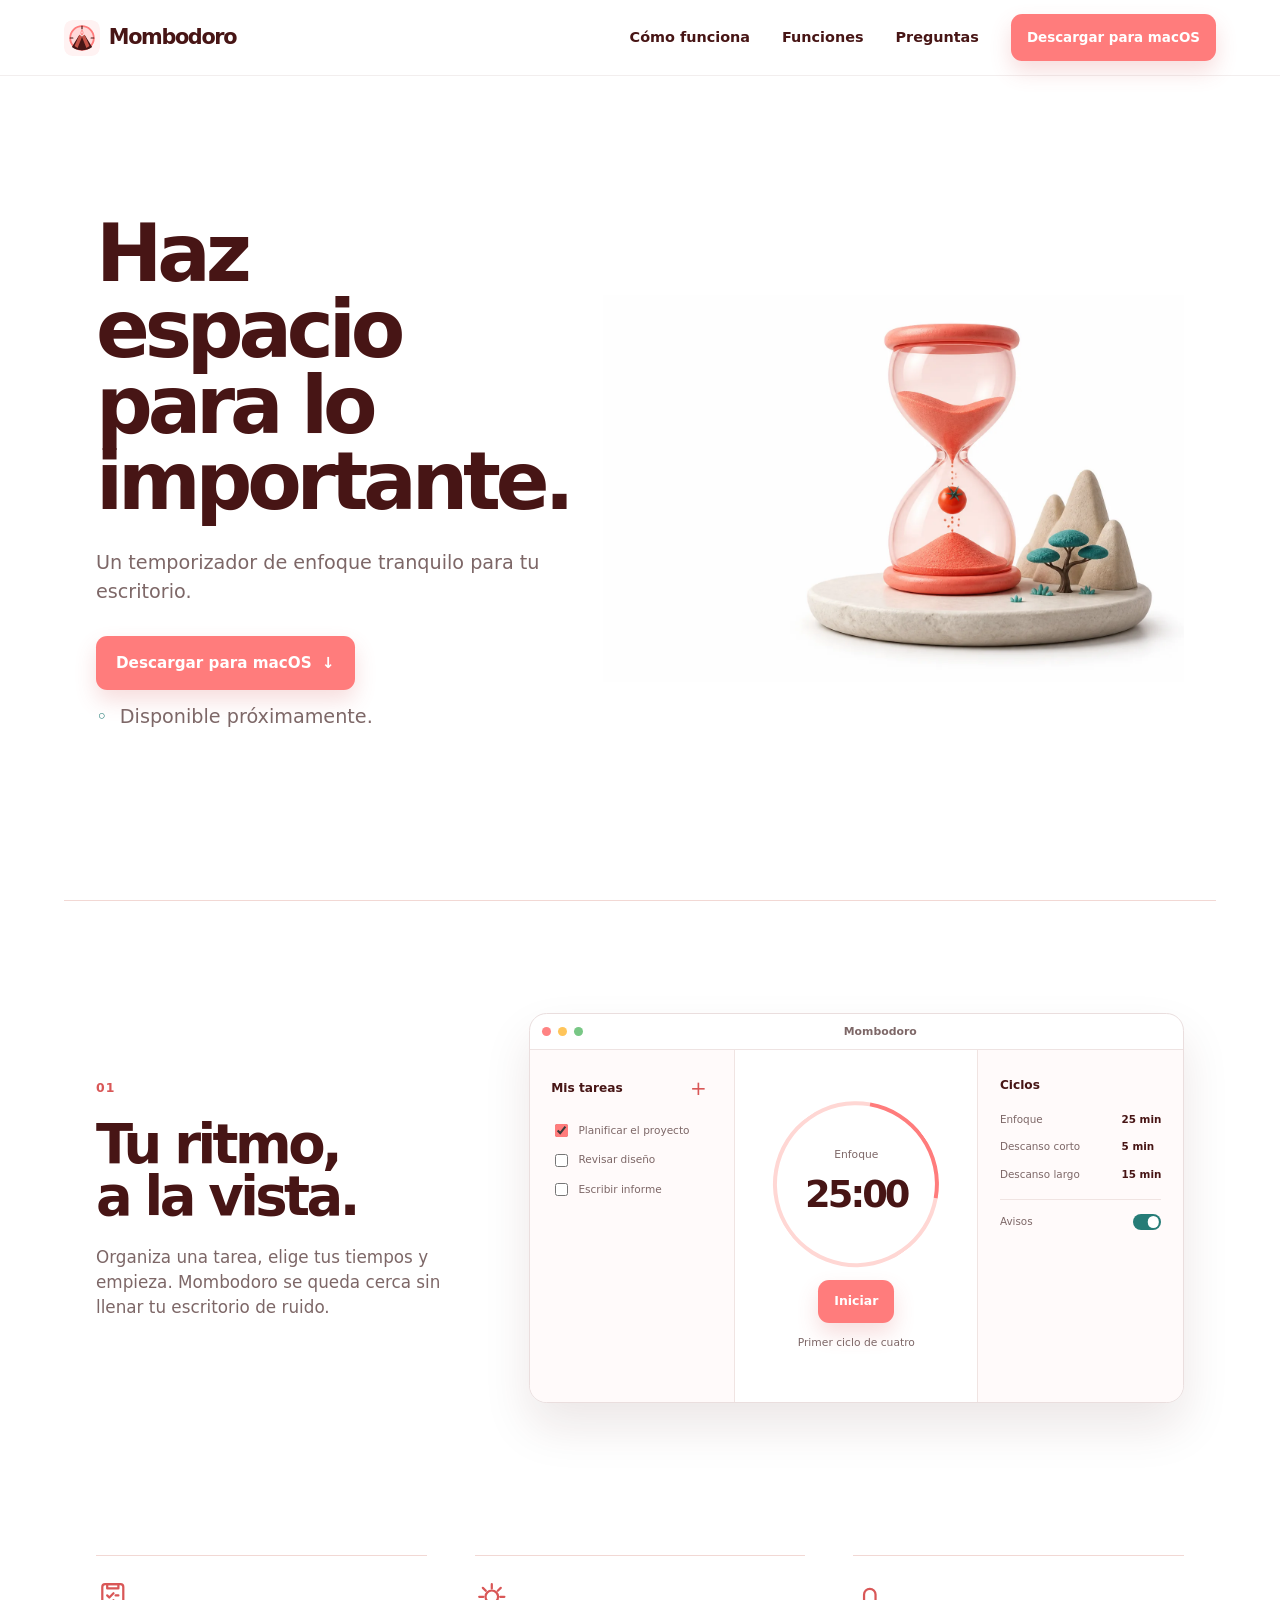
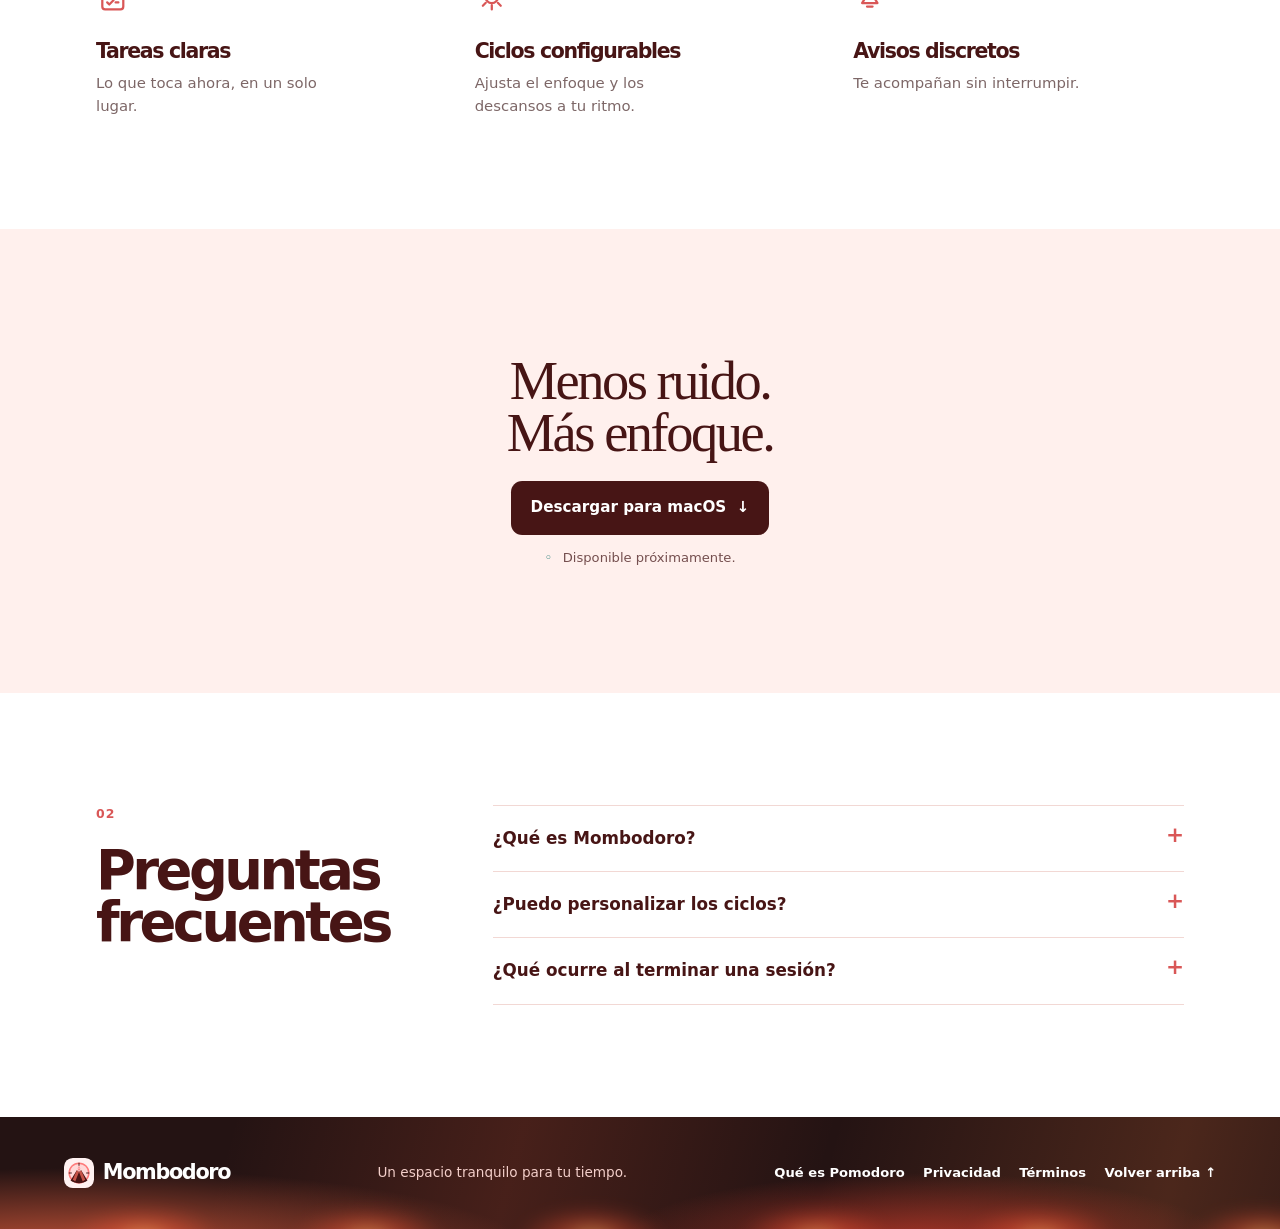
<file: docs/index.html>
<!doctype html>
<html lang="es">
  <head>
    <meta charset="utf-8" />
    <meta name="viewport" content="width=device-width, initial-scale=1" />
    <meta name="theme-color" content="#ff7c7c" />
    <meta
      name="description"
      content="Mombodoro es un temporizador de enfoque para macOS con tareas, ciclos configurables y avisos discretos."
    />
    <meta
      name="keywords"
      content="Mombodoro, Momotombo, temporizador Pomodoro para macOS, enfoque, productividad"
    />
    <meta name="application-name" content="Mombodoro" />
    <meta name="robots" content="index,follow" />
    <link rel="canonical" href="/" data-canonical />
    <link rel="icon" href="assets/mombodoro-mark.svg" type="image/svg+xml" />
    <link
      rel="preload"
      as="image"
      href="assets/hourglass-diorama.webp"
      fetchpriority="high"
    />
    <meta property="og:type" content="website" />
    <meta property="og:locale" content="es_ES" />
    <meta
      property="og:title"
      content="Mombodoro — Haz espacio para lo importante"
    />
    <meta property="og:site_name" content="Mombodoro" />
    <meta
      property="og:description"
      content="Un temporizador de enfoque tranquilo para tu escritorio."
    />
    <meta property="og:image" content="assets/hourglass-diorama.webp" />
    <meta property="og:url" content="" data-og-url />
    <meta name="twitter:card" content="summary_large_image" />
    <meta
      name="twitter:title"
      content="Mombodoro — Haz espacio para lo importante"
    />
    <meta
      name="twitter:description"
      content="Un temporizador de enfoque tranquilo para tu escritorio."
    />
    <meta name="twitter:image" content="assets/hourglass-diorama.webp" />
    <title>Mombodoro — Temporizador de enfoque para macOS</title>
    <link rel="stylesheet" href="styles.css" />
    <script type="application/ld+json" id="structured-data"></script>
    <script src="main.js" defer></script>
  </head>
  <body>
    <a class="skip-link" href="#contenido">Saltar al contenido</a>
    <header class="site-header">
      <a class="brand" href="#inicio" aria-label="Mombodoro, inicio"
        ><img
          src="assets/mombodoro-mark.svg"
          width="36"
          height="36"
          alt=""
        /><span>Mombodoro</span></a
      >
      <button
        class="menu-toggle"
        type="button"
        aria-expanded="false"
        aria-controls="site-navigation"
      >
        <span class="sr-only">Abrir menú</span><span></span><span></span>
      </button>
      <nav id="site-navigation" class="site-nav" aria-label="Principal">
        <a href="#como-funciona">Cómo funciona</a
        ><a href="#funciones">Funciones</a><a href="#preguntas">Preguntas</a
        ><a class="button button--small download-link" href="#descargar"
          >Descargar para macOS</a
        >
      </nav>
    </header>
    <main id="contenido">
      <section id="inicio" class="hero section">
        <div class="hero__copy">
          <h1>Haz espacio<br />para lo importante.</h1>
          <p>Un temporizador de enfoque tranquilo para tu escritorio.</p>
          <a class="button download-link" href="#descargar"
            >Descargar para macOS <span aria-hidden="true">↓</span></a
          >
          <p class="availability" data-download-status aria-live="polite">
            Disponible próximamente.
          </p>
        </div>
        <figure class="hero__media">
          <img
            src="assets/hourglass-diorama.webp"
            width="1536"
            height="1024"
            fetchpriority="high"
            alt="Reloj de arena coral con una esfera tomate y un paisaje sereno"
          />
        </figure>
      </section>
      <section id="como-funciona" class="product section">
        <div class="product__copy">
          <p class="section-number" aria-hidden="true">01</p>
          <h2>Tu ritmo,<br />a la vista.</h2>
          <p>
            Organiza una tarea, elige tus tiempos y empieza. Mombodoro se queda
            cerca sin llenar tu escritorio de ruido.
          </p>
        </div>
        <div class="app-window" aria-label="Vista previa de Mombodoro">
          <div class="window-bar" aria-hidden="true">
            <span></span><span></span><span></span><b>Mombodoro</b>
          </div>
          <div class="app-screen">
            <section class="task-panel" aria-label="Tareas de ejemplo">
              <div class="panel-heading">
                <strong>Mis tareas</strong
                ><button type="button" data-add-task aria-label="Añadir tarea">
                  +
                </button>
              </div>
              <label class="task-row"
                ><input type="checkbox" checked /><span
                  >Planificar el proyecto</span
                ></label
              ><label class="task-row"
                ><input type="checkbox" /><span>Revisar diseño</span></label
              ><label class="task-row"
                ><input type="checkbox" /><span>Escribir informe</span></label
              >
            </section>
            <section class="focus-panel" aria-label="Temporizador de ejemplo">
              <div class="timer-dial">
                <span>Enfoque</span><strong data-timer>25:00</strong>
              </div>
              <button
                class="button button--timer"
                type="button"
                data-timer-toggle
              >
                Iniciar</button
              ><small data-cycle-status>Primer ciclo de cuatro</small>
            </section>
            <section class="settings-panel" aria-label="Ciclos configurables">
              <strong>Ciclos</strong>
              <dl>
                <dt>Enfoque</dt>
                <dd>25 min</dd>
                <dt>Descanso corto</dt>
                <dd>5 min</dd>
                <dt>Descanso largo</dt>
                <dd>15 min</dd>
              </dl>
              <label class="notification-toggle"
                ><span>Avisos</span><input type="checkbox" checked /><i></i
              ></label>
            </section>
          </div>
        </div>
      </section>
      <section
        id="funciones"
        class="features section"
        aria-labelledby="features-title"
      >
        <h2 id="features-title" class="sr-only">Funciones principales</h2>
        <article>
          <svg aria-hidden="true" viewBox="0 0 24 24">
            <rect x="4.5" y="3" width="15" height="18" rx="2" />
            <path
              d="M8 3h8v3H8zM8 11l1.5 1.5 3-3M14 11h2M8 16l1.5 1.5 3-3M14 16h2"
            />
          </svg>
          <h3>Tareas claras</h3>
          <p>Lo que toca ahora, en un solo lugar.</p>
        </article>
        <article>
          <svg aria-hidden="true" viewBox="0 0 24 24">
            <path
              d="M12 3v3M12 18v3M3 12h3M18 12h3M5.6 5.6l2.1 2.1M16.3 16.3l2.1 2.1M18.4 5.6l-2.1 2.1M7.7 16.3l-2.1 2.1"
            />
            <circle cx="12" cy="12" r="4.5" />
          </svg>
          <h3>Ciclos configurables</h3>
          <p>Ajusta el enfoque y los descansos a tu ritmo.</p>
        </article>
        <article>
          <svg aria-hidden="true" viewBox="0 0 24 24">
            <path
              d="M6.5 16.5h11l-1.4-2.3v-3.8a4.1 4.1 0 0 0-8.2 0v3.8zM10 19h4"
            />
          </svg>
          <h3>Avisos discretos</h3>
          <p>Te acompañan sin interrumpir.</p>
        </article>
      </section>
      <section id="descargar" class="download-band">
        <div>
          <h2>Menos ruido.<br />Más enfoque.</h2>
          <a class="button button--dark download-link" href="#descargar"
            >Descargar para macOS <span aria-hidden="true">↓</span></a
          >
          <p
            class="availability availability--dark"
            data-download-status
            aria-live="polite"
          >
            Disponible próximamente.
          </p>
        </div>
      </section>
      <section id="preguntas" class="faq section" aria-labelledby="faq-title">
        <div class="faq__heading">
          <p class="section-number" aria-hidden="true">02</p>
          <h2 id="faq-title">Preguntas frecuentes</h2>
        </div>
        <div class="faq__items">
          <details>
            <summary>¿Qué es Mombodoro?</summary>
            <p>
              Es una aplicación de escritorio para organizar sesiones de enfoque
              y descanso con un temporizador configurable.
            </p>
          </details>
          <details>
            <summary>¿Puedo personalizar los ciclos?</summary>
            <p>
              Sí. Puedes ajustar la duración del enfoque, los descansos y la
              cantidad de ciclos antes de un descanso largo.
            </p>
          </details>
          <details>
            <summary>¿Qué ocurre al terminar una sesión?</summary>
            <p>
              Mombodoro muestra un aviso y puede enviar una notificación del
              sistema para indicar el siguiente momento del ciclo.
            </p>
          </details>
        </div>
      </section>
    </main>
    <footer class="site-footer">
      <a class="brand" href="#inicio"
        ><img
          src="assets/mombodoro-mark.svg"
          width="30"
          height="30"
          alt=""
        /><span>Mombodoro</span></a
      >
      <p>Un espacio tranquilo para tu tiempo.</p>
      <nav class="footer-links" aria-label="Información">
        <a href="pomodoro.html">Qué es Pomodoro</a
        ><a href="privacidad.html">Privacidad</a
        ><a href="terminos.html">Términos</a
        ><a href="#inicio">Volver arriba <span aria-hidden="true">↑</span></a>
      </nav>
    </footer>
  </body>
</html>
</file>
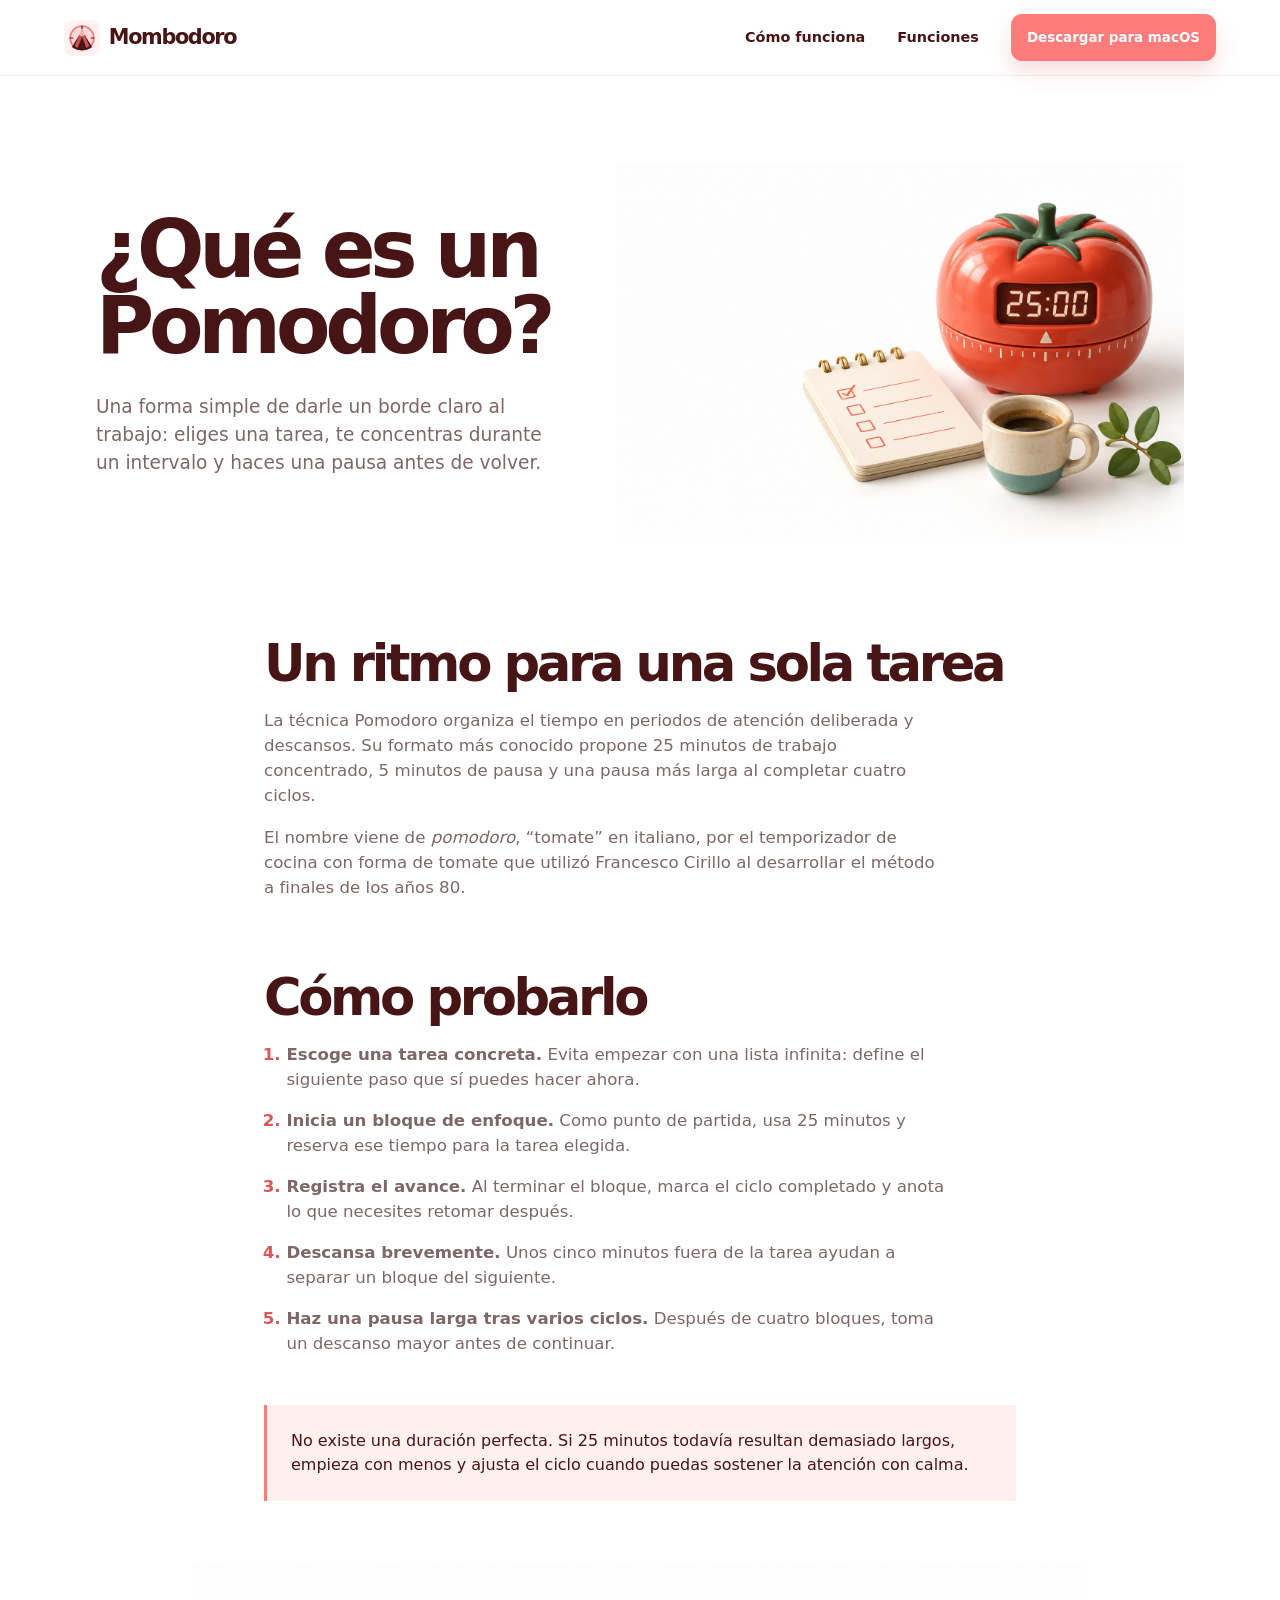
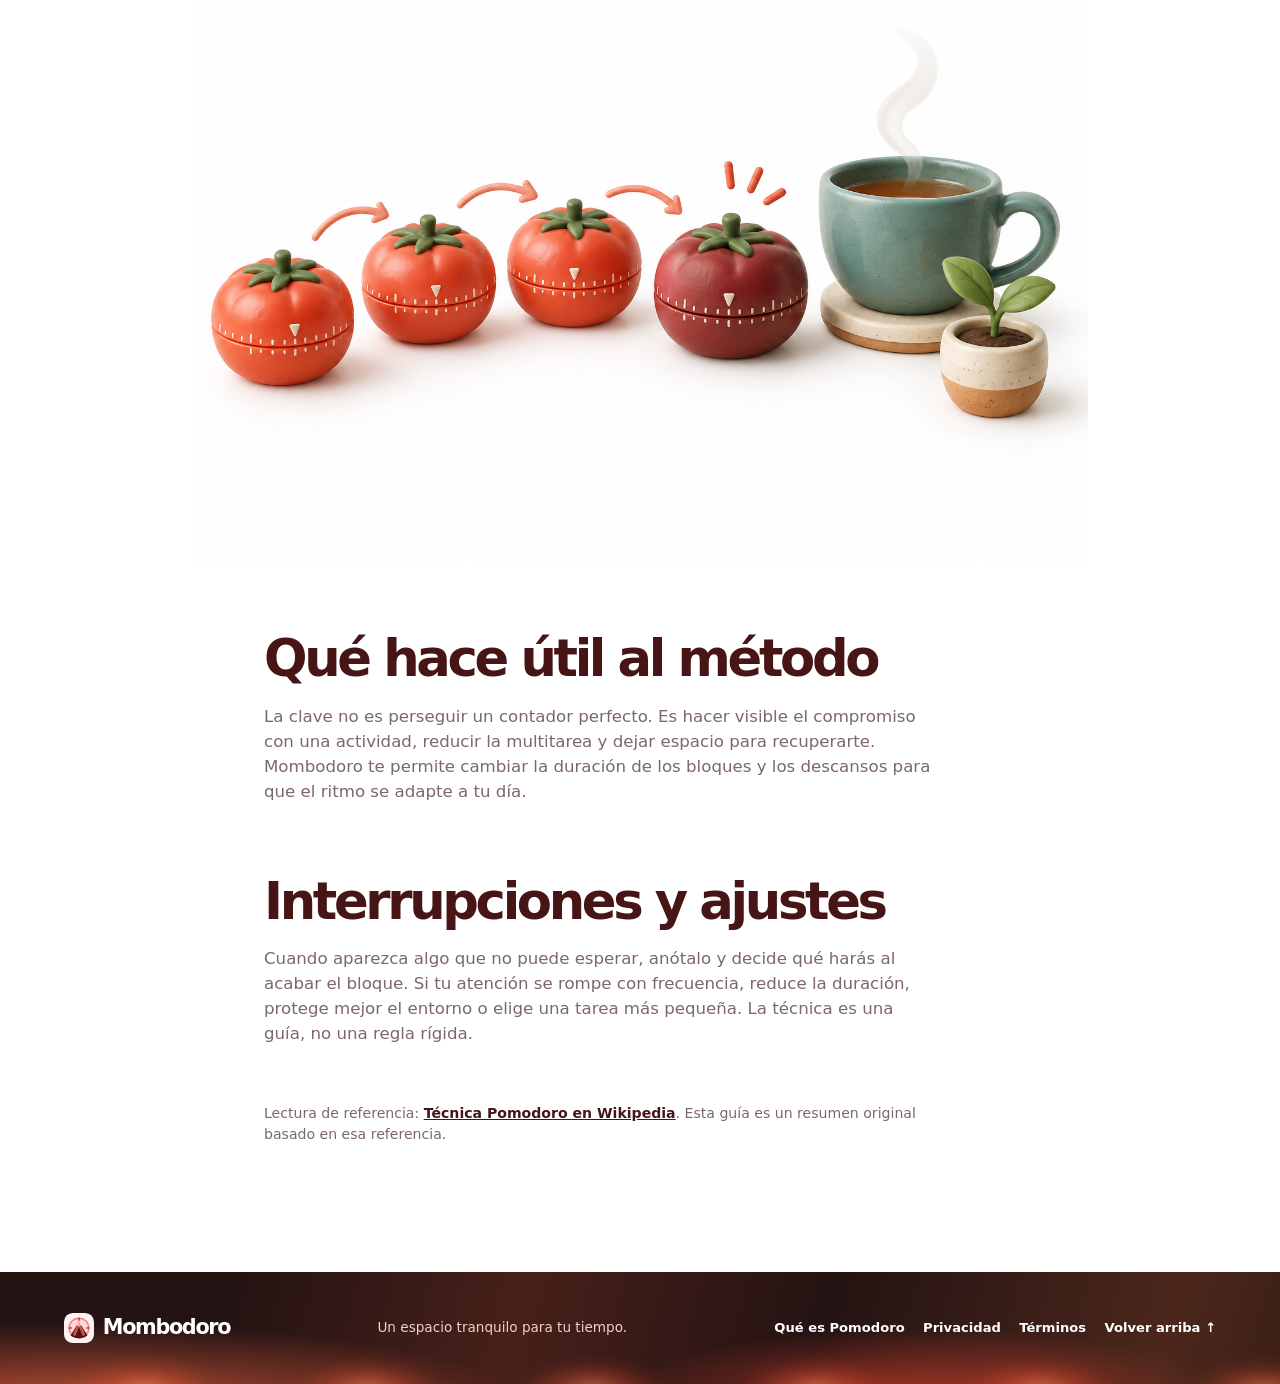
<file: docs/pomodoro.html>
<!doctype html>
<html lang="es">
  <head>
    <meta charset="utf-8" />
    <meta name="viewport" content="width=device-width, initial-scale=1" />
    <meta name="theme-color" content="#ff7c7c" />
    <meta
      name="description"
      content="Una guía clara sobre la técnica Pomodoro: sesiones de enfoque, descansos y cómo adaptarla a tu ritmo."
    />
    <link rel="canonical" href="pomodoro.html" />
    <link rel="icon" href="assets/mombodoro-mark.svg" type="image/svg+xml" />
    <title>Qué es la técnica Pomodoro — Mombodoro</title>
    <link rel="stylesheet" href="styles.css" />
  </head>
  <body class="article-page">
    <a class="skip-link" href="#contenido">Saltar al contenido</a>
    <header class="site-header">
      <a class="brand" href="index.html" aria-label="Mombodoro, inicio"
        ><img
          src="assets/mombodoro-mark.svg"
          width="36"
          height="36"
          alt=""
        /><span>Mombodoro</span></a
      >
      <nav class="site-nav" aria-label="Principal">
        <a href="index.html#como-funciona">Cómo funciona</a
        ><a href="index.html#funciones">Funciones</a
        ><a class="button button--small" href="index.html#descargar"
          >Descargar para macOS</a
        >
      </nav>
    </header>
    <main id="contenido" class="article-main">
      <section class="article-hero">
        <div>
          <h1>¿Qué es un Pomodoro?</h1>
          <p>
            Una forma simple de darle un borde claro al trabajo: eliges una
            tarea, te concentras durante un intervalo y haces una pausa antes de
            volver.
          </p>
        </div>
        <figure>
          <img
            src="assets/pomodoro-guide-hero.png"
            width="1536"
            height="1024"
            alt="Temporizador tomate en 25 minutos junto a una libreta y una taza"
          />
        </figure>
      </section>
      <article class="article-content">
        <h2>Un ritmo para una sola tarea</h2>
        <p>
          La técnica Pomodoro organiza el tiempo en periodos de atención
          deliberada y descansos. Su formato más conocido propone 25 minutos de
          trabajo concentrado, 5 minutos de pausa y una pausa más larga al
          completar cuatro ciclos.
        </p>
        <p>
          El nombre viene de <em>pomodoro</em>, “tomate” en italiano, por el
          temporizador de cocina con forma de tomate que utilizó Francesco
          Cirillo al desarrollar el método a finales de los años 80.
        </p>
        <h2>Cómo probarlo</h2>
        <ol>
          <li>
            <strong>Escoge una tarea concreta.</strong> Evita empezar con una
            lista infinita: define el siguiente paso que sí puedes hacer ahora.
          </li>
          <li>
            <strong>Inicia un bloque de enfoque.</strong> Como punto de partida,
            usa 25 minutos y reserva ese tiempo para la tarea elegida.
          </li>
          <li>
            <strong>Registra el avance.</strong> Al terminar el bloque, marca el
            ciclo completado y anota lo que necesites retomar después.
          </li>
          <li>
            <strong>Descansa brevemente.</strong> Unos cinco minutos fuera de la
            tarea ayudan a separar un bloque del siguiente.
          </li>
          <li>
            <strong>Haz una pausa larga tras varios ciclos.</strong> Después de
            cuatro bloques, toma un descanso mayor antes de continuar.
          </li>
        </ol>
        <aside class="article-note">
          No existe una duración perfecta. Si 25 minutos todavía resultan
          demasiado largos, empieza con menos y ajusta el ciclo cuando puedas
          sostener la atención con calma.
        </aside>
      </article>
      <figure class="article-visual">
        <img
          src="assets/pomodoro-guide-rhythm.png"
          width="1536"
          height="1024"
          loading="lazy"
          alt="Cuatro temporizadores tomate junto a una taza que representan los ciclos y el descanso"
        />
      </figure>
      <article class="article-content">
        <h2>Qué hace útil al método</h2>
        <p>
          La clave no es perseguir un contador perfecto. Es hacer visible el
          compromiso con una actividad, reducir la multitarea y dejar espacio
          para recuperarte. Mombodoro te permite cambiar la duración de los
          bloques y los descansos para que el ritmo se adapte a tu día.
        </p>
        <h2>Interrupciones y ajustes</h2>
        <p>
          Cuando aparezca algo que no puede esperar, anótalo y decide qué harás
          al acabar el bloque. Si tu atención se rompe con frecuencia, reduce la
          duración, protege mejor el entorno o elige una tarea más pequeña. La
          técnica es una guía, no una regla rígida.
        </p>
        <p class="article-source">
          Lectura de referencia:
          <a
            href="https://es.wikipedia.org/wiki/T%C3%A9cnica_Pomodoro"
            rel="external"
            >Técnica Pomodoro en Wikipedia</a
          >. Esta guía es un resumen original basado en esa referencia.
        </p>
      </article>
    </main>
    <footer class="site-footer">
      <a class="brand" href="index.html"
        ><img
          src="assets/mombodoro-mark.svg"
          width="30"
          height="30"
          alt=""
        /><span>Mombodoro</span></a
      >
      <p>Un espacio tranquilo para tu tiempo.</p>
      <nav class="footer-links" aria-label="Información">
        <a href="pomodoro.html">Qué es Pomodoro</a
        ><a href="privacidad.html">Privacidad</a
        ><a href="terminos.html">Términos</a
        ><a href="#contenido"
          >Volver arriba <span aria-hidden="true">↑</span></a
        >
      </nav>
    </footer>
  </body>
</html>
</file>
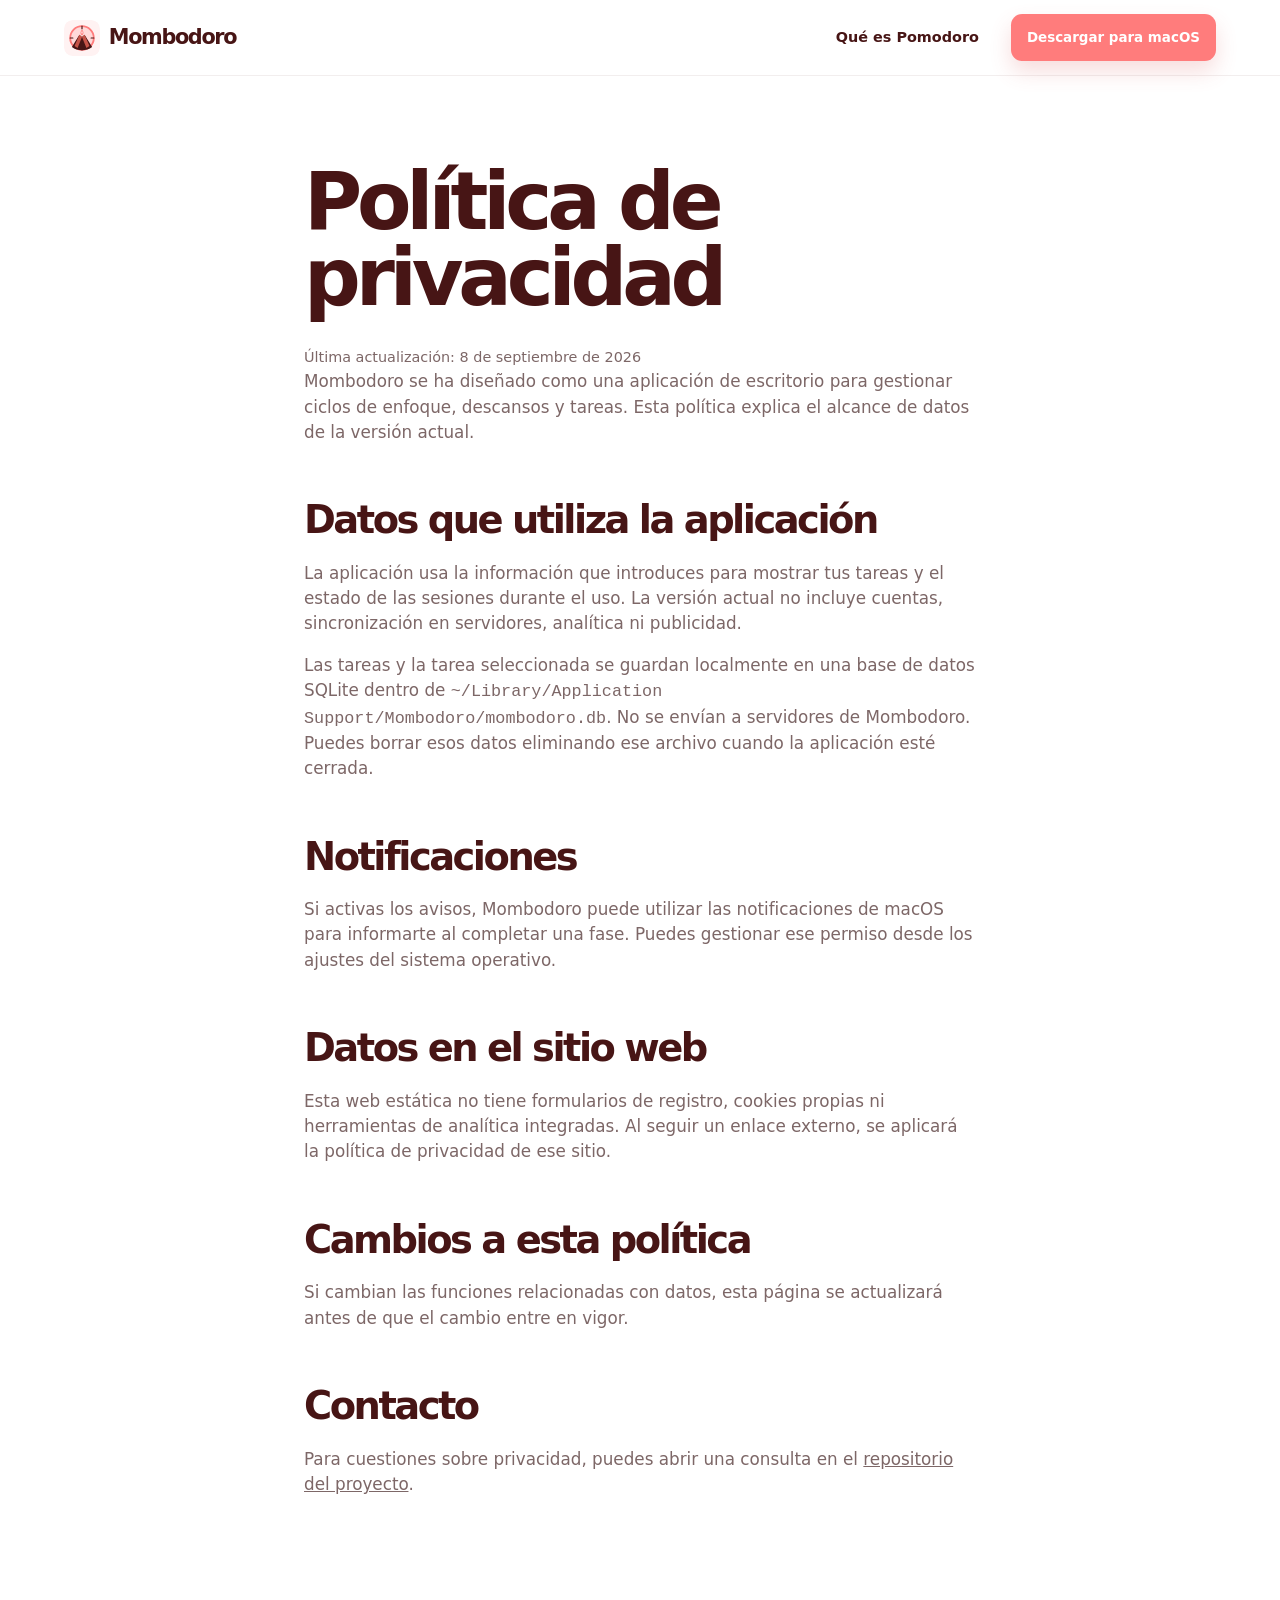
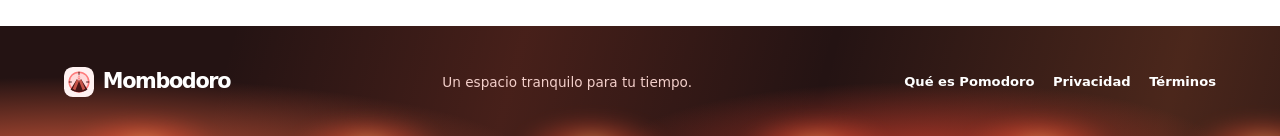
<file: docs/privacidad.html>
<!doctype html>
<html lang="es">
  <head>
    <meta charset="utf-8" />
    <meta name="viewport" content="width=device-width, initial-scale=1" />
    <meta name="theme-color" content="#ff7c7c" />
    <meta name="description" content="Política de privacidad de Mombodoro." />
    <link rel="canonical" href="privacidad.html" />
    <link rel="icon" href="assets/mombodoro-mark.svg" type="image/svg+xml" />
    <title>Política de privacidad — Mombodoro</title>
    <link rel="stylesheet" href="styles.css" />
  </head>
  <body class="article-page">
    <a class="skip-link" href="#contenido">Saltar al contenido</a>
    <header class="site-header">
      <a class="brand" href="index.html" aria-label="Mombodoro, inicio"
        ><img
          src="assets/mombodoro-mark.svg"
          width="36"
          height="36"
          alt=""
        /><span>Mombodoro</span></a
      >
      <nav class="site-nav" aria-label="Principal">
        <a href="pomodoro.html">Qué es Pomodoro</a
        ><a class="button button--small" href="index.html#descargar"
          >Descargar para macOS</a
        >
      </nav>
    </header>
    <main id="contenido" class="legal-page">
      <h1>Política de privacidad</h1>
      <time datetime="2026-09-08"
        >Última actualización: 8 de septiembre de 2026</time
      >
      <p>
        Mombodoro se ha diseñado como una aplicación de escritorio para
        gestionar ciclos de enfoque, descansos y tareas. Esta política explica
        el alcance de datos de la versión actual.
      </p>
      <h2>Datos que utiliza la aplicación</h2>
      <p>
        La aplicación usa la información que introduces para mostrar tus tareas
        y el estado de las sesiones durante el uso. La versión actual no incluye
        cuentas, sincronización en servidores, analítica ni publicidad.
      </p>
      <p>
        Las tareas y la tarea seleccionada se guardan localmente en una base de
        datos SQLite dentro de
        <code>~/Library/Application Support/Mombodoro/mombodoro.db</code>. No se
        envían a servidores de Mombodoro. Puedes borrar esos datos eliminando
        ese archivo cuando la aplicación esté cerrada.
      </p>
      <h2>Notificaciones</h2>
      <p>
        Si activas los avisos, Mombodoro puede utilizar las notificaciones de
        macOS para informarte al completar una fase. Puedes gestionar ese
        permiso desde los ajustes del sistema operativo.
      </p>
      <h2>Datos en el sitio web</h2>
      <p>
        Esta web estática no tiene formularios de registro, cookies propias ni
        herramientas de analítica integradas. Al seguir un enlace externo, se
        aplicará la política de privacidad de ese sitio.
      </p>
      <h2>Cambios a esta política</h2>
      <p>
        Si cambian las funciones relacionadas con datos, esta página se
        actualizará antes de que el cambio entre en vigor.
      </p>
      <h2>Contacto</h2>
      <p>
        Para cuestiones sobre privacidad, puedes abrir una consulta en el
        <a href="https://github.com/donmanueldev/PomodoroKT" rel="external"
          >repositorio del proyecto</a
        >.
      </p>
    </main>
    <footer class="site-footer">
      <a class="brand" href="index.html"
        ><img
          src="assets/mombodoro-mark.svg"
          width="30"
          height="30"
          alt=""
        /><span>Mombodoro</span></a
      >
      <p>Un espacio tranquilo para tu tiempo.</p>
      <nav class="footer-links" aria-label="Información">
        <a href="pomodoro.html">Qué es Pomodoro</a
        ><a href="privacidad.html">Privacidad</a
        ><a href="terminos.html">Términos</a>
      </nav>
    </footer>
  </body>
</html>
</file>
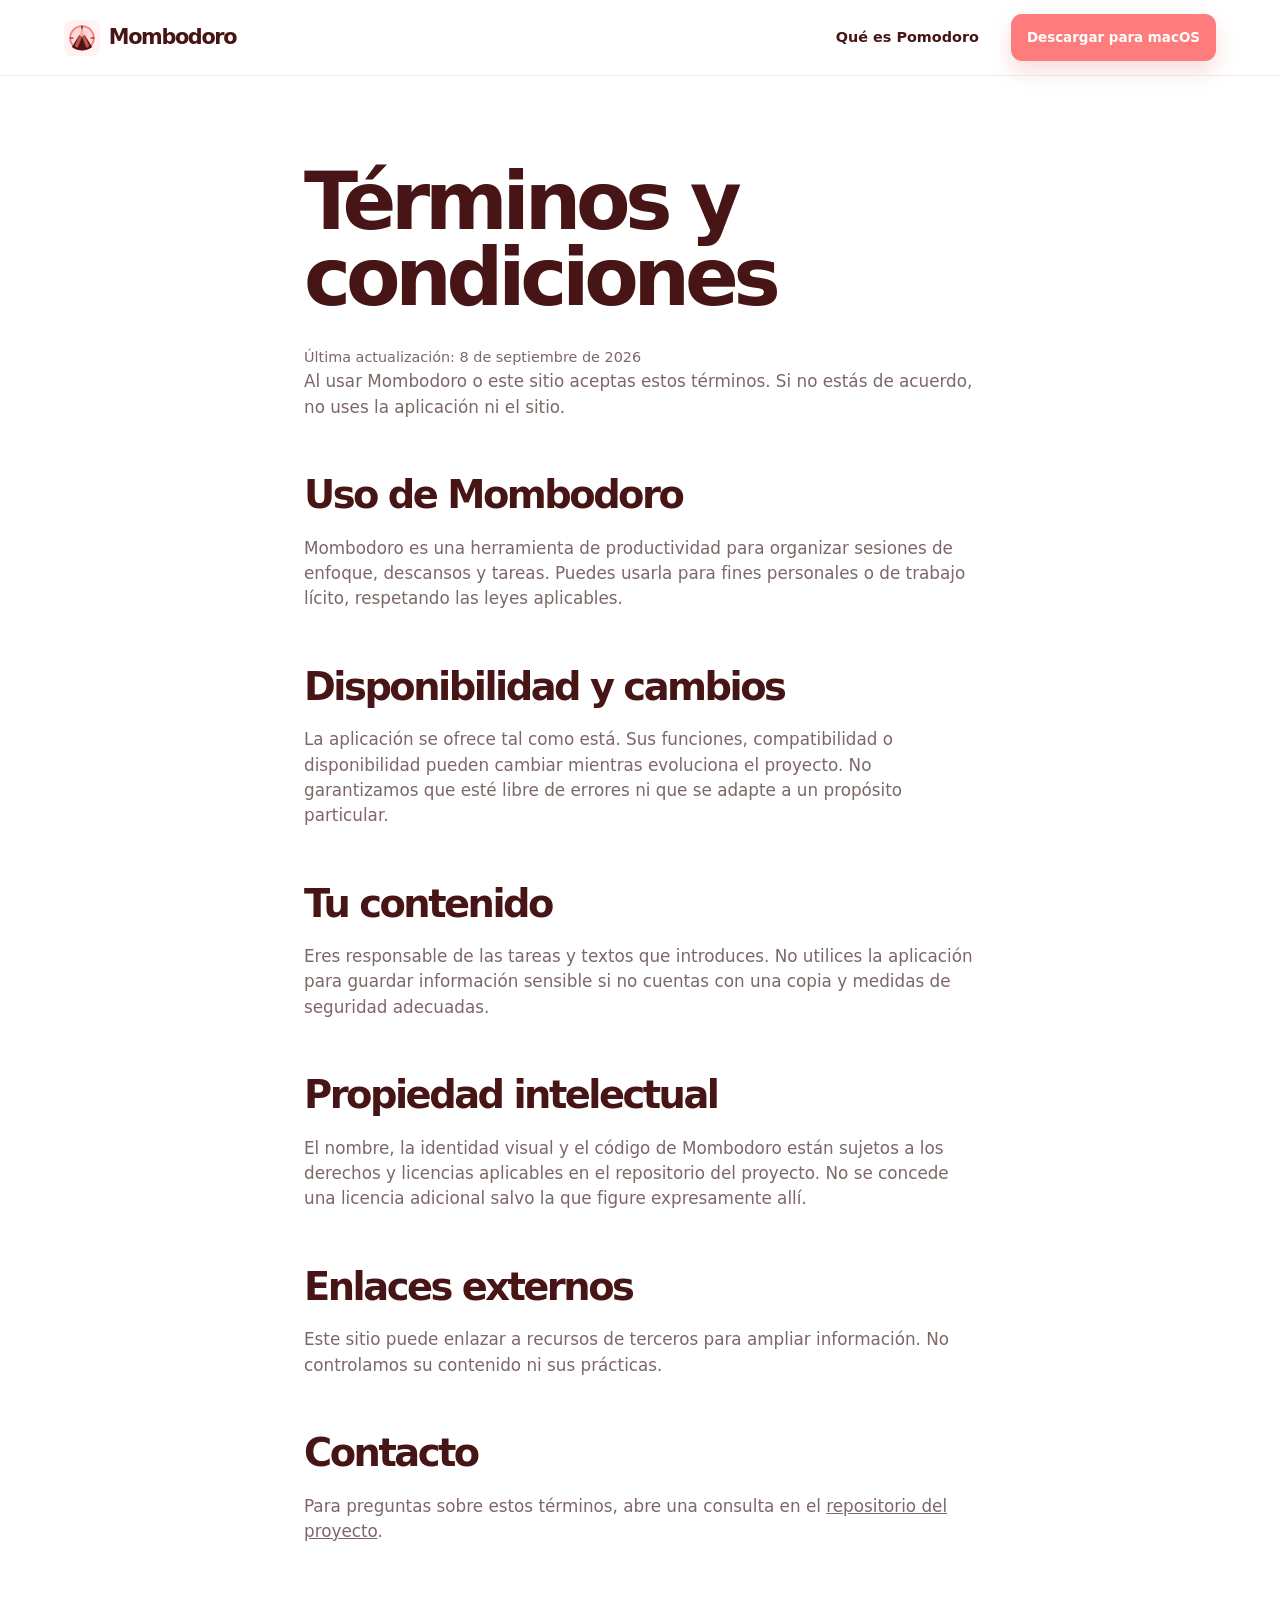
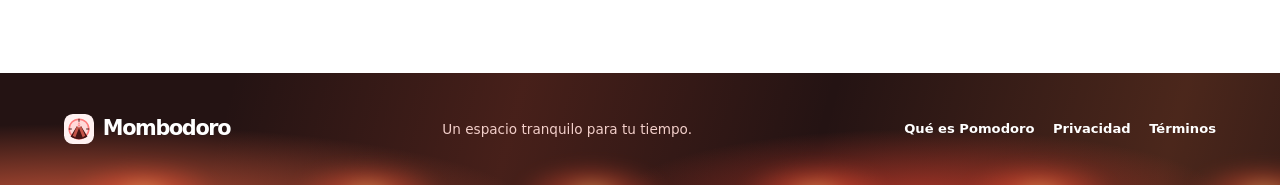
<file: docs/terminos.html>
<!doctype html>
<html lang="es">
  <head>
    <meta charset="utf-8" />
    <meta name="viewport" content="width=device-width, initial-scale=1" />
    <meta name="theme-color" content="#ff7c7c" />
    <meta
      name="description"
      content="Términos y condiciones de uso de Mombodoro."
    />
    <link rel="canonical" href="terminos.html" />
    <link rel="icon" href="assets/mombodoro-mark.svg" type="image/svg+xml" />
    <title>Términos y condiciones — Mombodoro</title>
    <link rel="stylesheet" href="styles.css" />
  </head>
  <body class="article-page">
    <a class="skip-link" href="#contenido">Saltar al contenido</a>
    <header class="site-header">
      <a class="brand" href="index.html" aria-label="Mombodoro, inicio"
        ><img
          src="assets/mombodoro-mark.svg"
          width="36"
          height="36"
          alt=""
        /><span>Mombodoro</span></a
      >
      <nav class="site-nav" aria-label="Principal">
        <a href="pomodoro.html">Qué es Pomodoro</a
        ><a class="button button--small" href="index.html#descargar"
          >Descargar para macOS</a
        >
      </nav>
    </header>
    <main id="contenido" class="legal-page">
      <h1>Términos y condiciones</h1>
      <time datetime="2026-09-08"
        >Última actualización: 8 de septiembre de 2026</time
      >
      <p>
        Al usar Mombodoro o este sitio aceptas estos términos. Si no estás de
        acuerdo, no uses la aplicación ni el sitio.
      </p>
      <h2>Uso de Mombodoro</h2>
      <p>
        Mombodoro es una herramienta de productividad para organizar sesiones de
        enfoque, descansos y tareas. Puedes usarla para fines personales o de
        trabajo lícito, respetando las leyes aplicables.
      </p>
      <h2>Disponibilidad y cambios</h2>
      <p>
        La aplicación se ofrece tal como está. Sus funciones, compatibilidad o
        disponibilidad pueden cambiar mientras evoluciona el proyecto. No
        garantizamos que esté libre de errores ni que se adapte a un propósito
        particular.
      </p>
      <h2>Tu contenido</h2>
      <p>
        Eres responsable de las tareas y textos que introduces. No utilices la
        aplicación para guardar información sensible si no cuentas con una copia
        y medidas de seguridad adecuadas.
      </p>
      <h2>Propiedad intelectual</h2>
      <p>
        El nombre, la identidad visual y el código de Mombodoro están sujetos a
        los derechos y licencias aplicables en el repositorio del proyecto. No
        se concede una licencia adicional salvo la que figure expresamente allí.
      </p>
      <h2>Enlaces externos</h2>
      <p>
        Este sitio puede enlazar a recursos de terceros para ampliar
        información. No controlamos su contenido ni sus prácticas.
      </p>
      <h2>Contacto</h2>
      <p>
        Para preguntas sobre estos términos, abre una consulta en el
        <a href="https://github.com/donmanueldev/PomodoroKT" rel="external"
          >repositorio del proyecto</a
        >.
      </p>
    </main>
    <footer class="site-footer">
      <a class="brand" href="index.html"
        ><img
          src="assets/mombodoro-mark.svg"
          width="30"
          height="30"
          alt=""
        /><span>Mombodoro</span></a
      >
      <p>Un espacio tranquilo para tu tiempo.</p>
      <nav class="footer-links" aria-label="Información">
        <a href="pomodoro.html">Qué es Pomodoro</a
        ><a href="privacidad.html">Privacidad</a
        ><a href="terminos.html">Términos</a>
      </nav>
    </footer>
  </body>
</html>
</file>
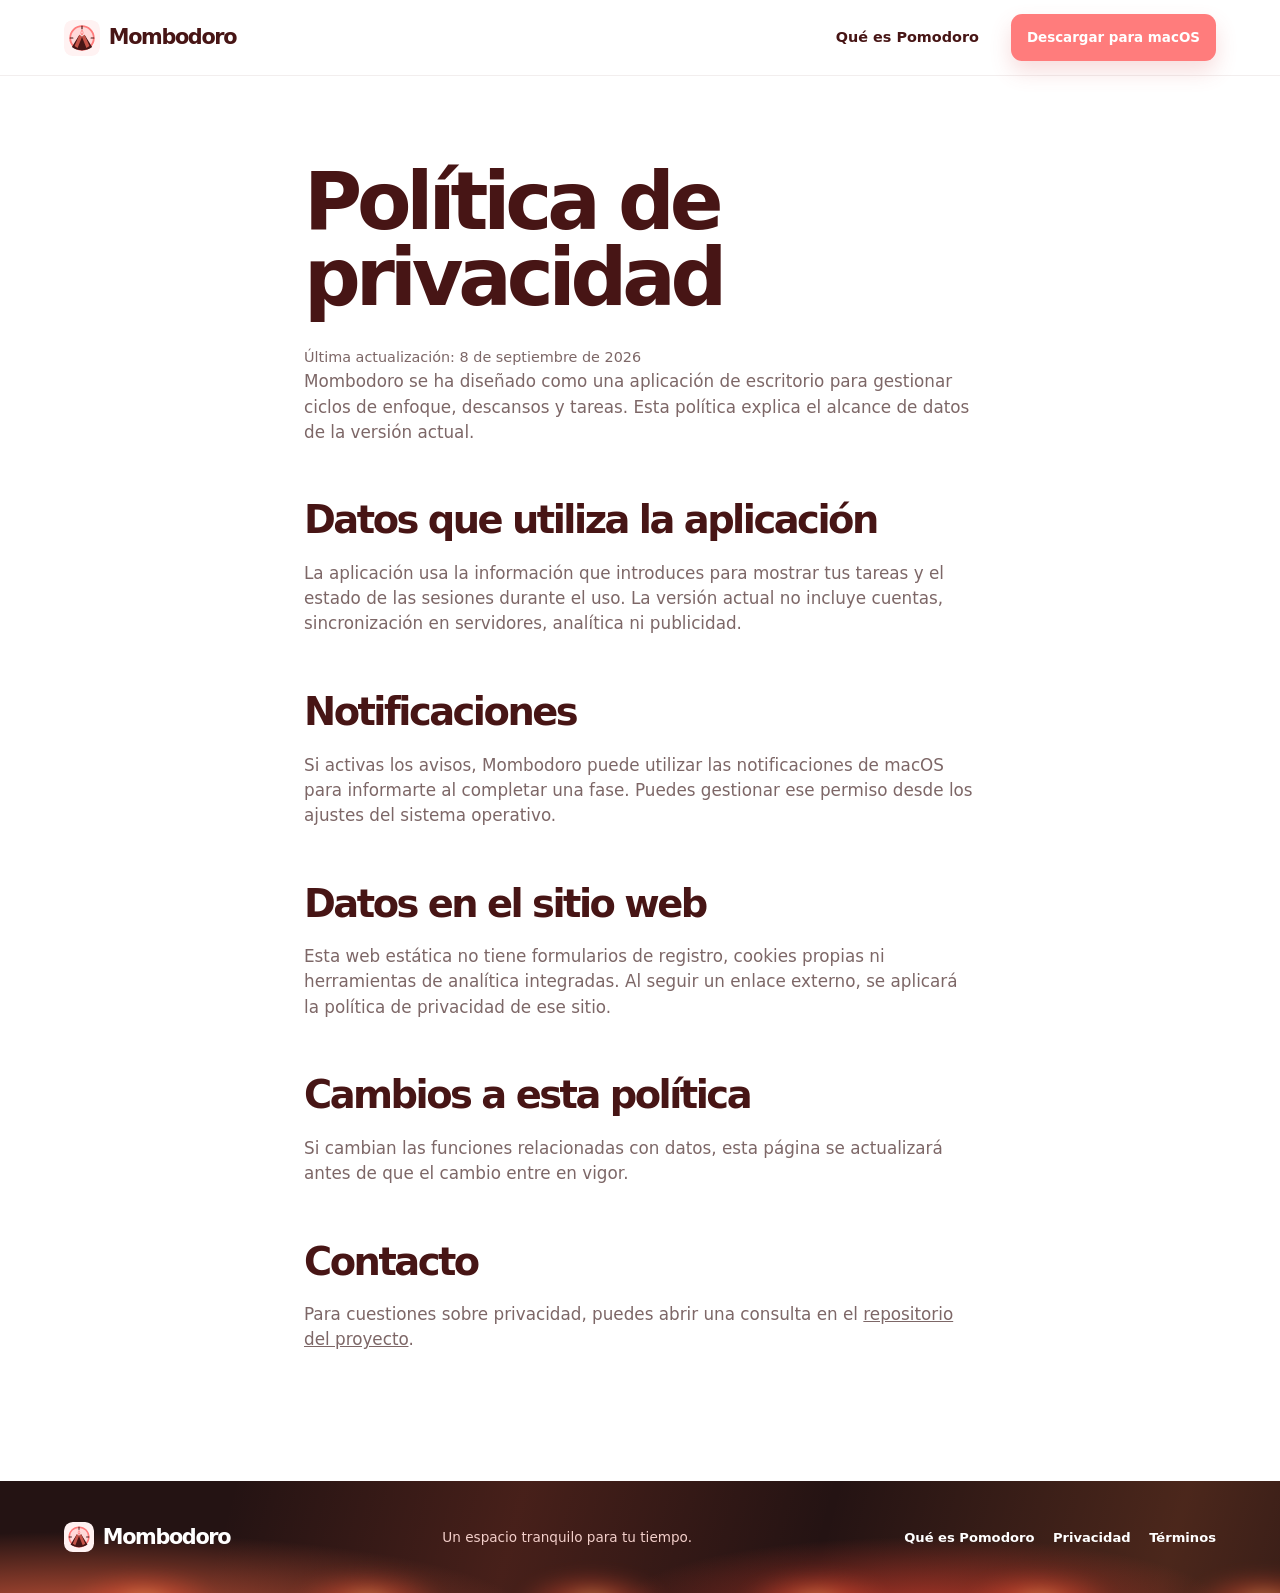
<file: web/privacidad.html>
<!doctype html>
<html lang="es">
  <head>
    <meta charset="utf-8" />
    <meta name="viewport" content="width=device-width, initial-scale=1" />
    <meta name="theme-color" content="#ff7c7c" />
    <meta name="description" content="Política de privacidad de Mombodoro." />
    <link rel="canonical" href="privacidad.html" />
    <link rel="icon" href="assets/mombodoro-mark.svg" type="image/svg+xml" />
    <title>Política de privacidad — Mombodoro</title>
    <link rel="stylesheet" href="styles.css" />
  </head>
  <body class="article-page">
    <a class="skip-link" href="#contenido">Saltar al contenido</a>
    <header class="site-header">
      <a class="brand" href="index.html" aria-label="Mombodoro, inicio"
        ><img
          src="assets/mombodoro-mark.svg"
          width="36"
          height="36"
          alt=""
        /><span>Mombodoro</span></a
      >
      <nav class="site-nav" aria-label="Principal">
        <a href="pomodoro.html">Qué es Pomodoro</a
        ><a class="button button--small" href="index.html#descargar"
          >Descargar para macOS</a
        >
      </nav>
    </header>
    <main id="contenido" class="legal-page">
      <h1>Política de privacidad</h1>
      <time datetime="2026-09-08"
        >Última actualización: 8 de septiembre de 2026</time
      >
      <p>
        Mombodoro se ha diseñado como una aplicación de escritorio para
        gestionar ciclos de enfoque, descansos y tareas. Esta política explica
        el alcance de datos de la versión actual.
      </p>
      <h2>Datos que utiliza la aplicación</h2>
      <p>
        La aplicación usa la información que introduces para mostrar tus tareas
        y el estado de las sesiones durante el uso. La versión actual no incluye
        cuentas, sincronización en servidores, analítica ni publicidad.
      </p>
      <h2>Notificaciones</h2>
      <p>
        Si activas los avisos, Mombodoro puede utilizar las notificaciones de
        macOS para informarte al completar una fase. Puedes gestionar ese
        permiso desde los ajustes del sistema operativo.
      </p>
      <h2>Datos en el sitio web</h2>
      <p>
        Esta web estática no tiene formularios de registro, cookies propias ni
        herramientas de analítica integradas. Al seguir un enlace externo, se
        aplicará la política de privacidad de ese sitio.
      </p>
      <h2>Cambios a esta política</h2>
      <p>
        Si cambian las funciones relacionadas con datos, esta página se
        actualizará antes de que el cambio entre en vigor.
      </p>
      <h2>Contacto</h2>
      <p>
        Para cuestiones sobre privacidad, puedes abrir una consulta en el
        <a href="https://github.com/donmanueldev/PomodoroKT" rel="external"
          >repositorio del proyecto</a
        >.
      </p>
    </main>
    <footer class="site-footer">
      <a class="brand" href="index.html"
        ><img
          src="assets/mombodoro-mark.svg"
          width="30"
          height="30"
          alt=""
        /><span>Mombodoro</span></a
      >
      <p>Un espacio tranquilo para tu tiempo.</p>
      <nav class="footer-links" aria-label="Información">
        <a href="pomodoro.html">Qué es Pomodoro</a
        ><a href="privacidad.html">Privacidad</a
        ><a href="terminos.html">Términos</a>
      </nav>
    </footer>
  </body>
</html>
</file>
<file: docs/styles.css>
:root {
  --white: #fff;
  --ink: #471515;
  --muted: #7d6767;
  --coral: #ff7c7c;
  --coral-dark: #d95757;
  --coral-soft: #fff0ed;
  --line: #f2d8d4;
  --teal: #267c77;
  --max: 72rem;
  --shadow: 0 1.5rem 3rem rgb(71 21 21 / 10%);
}

* {
  box-sizing: border-box;
}

html {
  scroll-behavior: smooth;
}

body {
  margin: 0;
  background: var(--white);
  color: var(--ink);
  font-family:
    Inter,
    ui-sans-serif,
    system-ui,
    -apple-system,
    BlinkMacSystemFont,
    "Segoe UI",
    sans-serif;
  line-height: 1.5;
}

button,
a {
  font: inherit;
}

a {
  color: inherit;
}

.skip-link {
  position: fixed;
  top: -4rem;
  left: 1rem;
  z-index: 10;
  padding: 0.7rem 1rem;
  border-radius: 0.5rem;
  background: var(--ink);
  color: var(--white);
}

.skip-link:focus {
  top: 1rem;
}

.sr-only {
  position: absolute;
  width: 1px;
  height: 1px;
  margin: -1px;
  overflow: hidden;
  clip: rect(0, 0, 0, 0);
  white-space: nowrap;
}

.site-header {
  position: sticky;
  top: 0;
  z-index: 5;
  display: flex;
  align-items: center;
  justify-content: space-between;
  min-height: 4.75rem;
  padding: 0.9rem max(1.5rem, calc((100vw - var(--max)) / 2));
  background: rgb(255 255 255 / 94%);
  border-bottom: 1px solid rgb(71 21 21 / 7%);
  backdrop-filter: blur(12px);
}

.brand {
  display: inline-flex;
  align-items: center;
  gap: 0.55rem;
  color: var(--ink);
  font-size: 1.3rem;
  font-weight: 800;
  letter-spacing: -0.065em;
  text-decoration: none;
}

.brand img {
  border-radius: 0.55rem;
}

.site-nav {
  display: flex;
  align-items: center;
  gap: 2rem;
}

.site-nav>a:not(.button) {
  font-size: 0.9rem;
  font-weight: 700;
  text-decoration: none;
}

.menu-toggle {
  display: none;
}

.section {
  width: min(100%, var(--max));
  margin: 0 auto;
  padding: 7rem 2rem;
}

h1,
h2,
h3,
p {
  margin-top: 0;
}

h1,
h2,
h3 {
  letter-spacing: -0.065em;
  line-height: 0.96;
}

h1 {
  max-width: 8.6ch;
  margin-bottom: 1.8rem;
  font-size: clamp(3.35rem, 6.2vw, 5.8rem);
}

h2 {
  margin-bottom: 1.35rem;
  font-size: clamp(2.45rem, 4.25vw, 4.35rem);
}

h3 {
  margin-bottom: 0.7rem;
  font-size: 1.28rem;
}

p {
  color: var(--muted);
  font-size: 1.05rem;
}

.section-number {
  margin-bottom: 1.3rem;
  color: var(--coral-dark);
  font-size: 0.78rem;
  font-weight: 800;
  letter-spacing: 0.08em;
}

.button {
  display: inline-flex;
  align-items: center;
  justify-content: center;
  gap: 0.65rem;
  min-height: 3.4rem;
  padding: 0.9rem 1.25rem;
  border: 0;
  border-radius: 0.7rem;
  background: var(--coral);
  color: var(--white);
  font-size: 0.95rem;
  font-weight: 800;
  text-decoration: none;
  box-shadow: 0 0.65rem 1.3rem rgb(217 87 87 / 20%);
  cursor: pointer;
  transition:
    transform 0.18s ease,
    background 0.18s ease;
}

.button:hover {
  background: var(--coral-dark);
  transform: translateY(-2px);
}

.button--small {
  min-height: 2.9rem;
  padding: 0.6rem 1rem;
  font-size: 0.84rem;
}

.button--timer {
  min-height: 2.7rem;
  padding: 0.6rem 1rem;
  font-size: 0.78rem;
}

.button--dark {
  background: var(--ink);
  box-shadow: none;
}

.button--dark:hover {
  background: #260a0a;
}

.button:focus-visible,
a:focus-visible,
button:focus-visible,
summary:focus-visible {
  outline: 3px solid var(--teal);
  outline-offset: 4px;
}

.availability {
  margin: 0.8rem 0 0;
  font-size: 0.82rem;
}

.availability::before {
  content: "◦";
  margin-right: 0.4rem;
  color: var(--teal);
}

.availability--dark {
  color: #754f4f;
}

.hero {
  display: grid;
  grid-template-columns: 0.9fr 1.1fr;
  align-items: center;
  gap: 2rem;
  min-height: calc(100svh - 4.75rem);
  padding-top: 3rem;
  padding-bottom: 3rem;
}

.hero__copy>p {
  max-width: 29rem;
  margin-bottom: 1.8rem;
  font-size: 1.2rem;
}

.hero__media {
  display: grid;
  place-items: center;
  margin: 0;
}

.hero__media img {
  display: block;
  width: min(100%, 40rem);
  height: auto;
}

.product {
  display: grid;
  grid-template-columns: 0.72fr 1.28fr;
  align-items: center;
  gap: 4rem;
  border-top: 1px solid var(--line);
}

.product__copy>p:not(.section-number) {
  max-width: 25rem;
}

.app-window {
  overflow: hidden;
  border: 1px solid #eadede;
  border-radius: 1.1rem;
  background: var(--white);
  box-shadow: var(--shadow);
}

.window-bar {
  display: flex;
  align-items: center;
  gap: 0.4rem;
  min-height: 2.25rem;
  padding: 0 0.75rem;
  border-bottom: 1px solid #eee3e2;
  color: var(--muted);
  font-size: 0.68rem;
}

.window-bar span {
  width: 0.6rem;
  height: 0.6rem;
  border-radius: 50%;
  background: #ff8383;
}

.window-bar span:nth-child(2) {
  background: #ffc55a;
}

.window-bar span:nth-child(3) {
  background: #78c785;
}

.window-bar b {
  margin: 0 auto;
  font-weight: 700;
}

.app-screen {
  display: grid;
  grid-template-columns: 0.85fr 1fr 0.85fr;
  min-height: 22rem;
}

.task-panel,
.settings-panel {
  padding: 1.35rem;
  background: #fffafa;
}

.task-panel {
  border-right: 1px solid #f0e4e2;
}

.settings-panel {
  border-left: 1px solid #f0e4e2;
}

.panel-heading {
  display: flex;
  align-items: center;
  justify-content: space-between;
  margin-bottom: 1.1rem;
  font-size: 0.76rem;
}

.panel-heading button {
  border: 0;
  background: transparent;
  color: var(--coral-dark);
  font-size: 1.25rem;
  cursor: pointer;
}

.task-row {
  display: flex;
  align-items: center;
  gap: 0.45rem;
  margin: 0.65rem 0;
  color: var(--muted);
  font-size: 0.66rem;
}

.task-row input {
  accent-color: var(--coral);
}

.focus-panel {
  display: grid;
  place-content: center;
  justify-items: center;
  gap: 0.75rem;
  min-width: 0;
  overflow: hidden;
}

.timer-dial {
  position: relative;
  display: grid;
  width: 10.4rem;
  aspect-ratio: 1;
  place-content: center;
  justify-items: center;
  gap: 0.2rem;
}

.timer-dial::before {
  position: absolute;
  inset: 0;
  content: "";
  border: 4px solid #ffd7d4;
  border-right-color: var(--coral);
  border-radius: 50%;
  transform: rotate(-35deg);
}

.timer-dial>* {
  position: relative;
  z-index: 1;
}

.timer-dial>span,
.focus-panel small {
  color: var(--muted);
  font-size: 0.67rem;
}

.timer-dial strong {
  font-size: 2.3rem;
  letter-spacing: -0.08em;
}

.settings-panel>strong {
  font-size: 0.76rem;
}

.settings-panel dl {
  display: grid;
  grid-template-columns: 1fr auto;
  gap: 0.75rem 0.6rem;
  margin: 1rem 0;
  color: var(--muted);
  font-size: 0.65rem;
}

.settings-panel dd {
  margin: 0;
  color: var(--ink);
  font-weight: 800;
}

.notification-toggle {
  display: flex;
  align-items: center;
  justify-content: space-between;
  gap: 0.5rem;
  padding-top: 0.9rem;
  border-top: 1px solid #f0e4e2;
  color: var(--muted);
  font-size: 0.65rem;
}

.notification-toggle input {
  position: absolute;
  opacity: 0;
}

.notification-toggle i {
  width: 1.8rem;
  height: 1rem;
  border-radius: 999px;
  background: #d8c9c7;
}

.notification-toggle i::after {
  content: "";
  display: block;
  width: 0.7rem;
  height: 0.7rem;
  margin: 0.15rem;
  border-radius: 50%;
  background: var(--white);
  transition: transform 0.2s;
}

.notification-toggle input:checked+i {
  background: var(--teal);
}

.notification-toggle input:checked+i::after {
  transform: translateX(0.8rem);
}

.features {
  display: grid;
  grid-template-columns: repeat(3, 1fr);
  gap: 3rem;
  padding-top: 2.5rem;
}

.features article {
  padding-top: 1.5rem;
  border-top: 1px solid var(--line);
}

.features svg {
  width: 2.1rem;
  height: 2.1rem;
  margin-bottom: 1.3rem;
  fill: none;
  stroke: var(--coral-dark);
  stroke-linecap: round;
  stroke-linejoin: round;
  stroke-width: 1.6;
}

.features p {
  max-width: 15rem;
  margin-bottom: 0;
  font-size: 0.93rem;
}

.download-band {
  display: grid;
  place-items: center;
  min-height: 29rem;
  padding: 4rem 2rem;
  background: var(--coral-soft);
  text-align: center;
}

.download-band>div {
  display: grid;
  justify-items: center;
}

.download-band h2 {
  font-family: ui-serif, Georgia, serif;
  font-weight: 500;
  letter-spacing: -0.045em;
}

.faq {
  display: grid;
  grid-template-columns: 0.65fr 1.35fr;
  gap: 4rem;
}

.faq__items {
  border-top: 1px solid var(--line);
}

details {
  border-bottom: 1px solid var(--line);
  padding: 1.25rem 0;
}

summary {
  display: flex;
  justify-content: space-between;
  gap: 1rem;
  color: var(--ink);
  font-size: 1.05rem;
  font-weight: 750;
  cursor: pointer;
  list-style: none;
}

summary::-webkit-details-marker {
  display: none;
}

summary::after {
  content: "+";
  color: var(--coral-dark);
  font-size: 1.35rem;
  line-height: 0.8;
}

details[open] summary::after {
  content: "−";
}

details p {
  max-width: 42rem;
  margin: 0.85rem 2rem 0 0;
  font-size: 0.94rem;
}

.site-footer {
  position: relative;
  isolation: isolate;
  display: flex;
  align-items: center;
  justify-content: space-between;
  gap: 2rem;
  width: 100%;
  min-height: 7rem;
  margin: 0 auto;
  padding: 2rem max(2rem, calc((100vw - var(--max)) / 2));
  overflow: hidden;
  background: #241313;
  color: var(--white);
}

.site-footer::before,
.site-footer::after {
  position: absolute;
  z-index: -1;
  content: "";
  pointer-events: none;
}

.site-footer::before {
  inset: 0;
  background:
    radial-gradient(ellipse 38% 120% at 4% 120%,
      rgb(255 106 69 / 72%),
      transparent 62%),
    radial-gradient(ellipse 26% 100% at 48% 110%,
      rgb(218 64 46 / 68%),
      transparent 60%),
    radial-gradient(ellipse 34% 100% at 92% 116%,
      rgb(255 123 68 / 55%),
      transparent 62%),
    linear-gradient(105deg,
      transparent 12%,
      rgb(255 99 61 / 16%) 27%,
      transparent 43%,
      rgb(255 130 66 / 18%) 61%,
      transparent 76%);
  background-size: 150% 100%;
  animation: lava-flow 14s linear infinite;
}

.site-footer::after {
  right: -15%;
  bottom: -3.4rem;
  left: -15%;
  height: 5.7rem;
  background: radial-gradient(ellipse at center,
      rgb(255 164 91 / 72%) 0 10%,
      rgb(255 86 53 / 52%) 18%,
      transparent 48%) 0 0 / 14rem 5.7rem repeat-x;
  filter: blur(8px);
  opacity: 0.8;
  animation: lava-glow 3.8s ease-in-out infinite;
}

.site-footer>* {
  position: relative;
  z-index: 1;
}

.site-footer .brand {
  color: var(--white);
}

.site-footer p {
  margin: 0;
  color: #f3cfca;
  font-size: 0.85rem;
}

.footer-links {
  display: flex;
  flex-wrap: wrap;
  justify-content: flex-end;
  gap: 0.6rem 1.15rem;
}

.footer-links a {
  color: var(--white);
  font-size: 0.82rem;
  font-weight: 700;
  text-decoration: none;
}

@keyframes lava-flow {
  to {
    background-position: 150% 0;
  }
}

@keyframes lava-glow {

  0%,
  100% {
    opacity: 0.58;
    transform: translateX(-2%) scaleY(0.92);
  }

  50% {
    opacity: 0.95;
    transform: translateX(2%) scaleY(1.08);
  }
}

@media (max-width: 800px) {
  .site-header {
    padding: 0.85rem 1.25rem;
  }

  .menu-toggle {
    display: grid;
    gap: 0.32rem;
    padding: 0.5rem;
    border: 0;
    background: transparent;
    cursor: pointer;
  }

  .menu-toggle span:not(.sr-only) {
    display: block;
    width: 1.4rem;
    height: 2px;
    background: var(--ink);
  }

  .site-nav {
    position: absolute;
    top: 100%;
    right: 1rem;
    left: 1rem;
    display: none;
    align-items: stretch;
    flex-direction: column;
    gap: 1rem;
    padding: 1.2rem;
    background: var(--white);
    border: 1px solid var(--line);
    border-radius: 0.85rem;
    box-shadow: var(--shadow);
  }

  .site-nav.is-open {
    display: flex;
  }

  .article-page .site-header {
    align-items: center;
    flex-wrap: wrap;
  }

  .article-page .site-nav {
    position: static;
    display: flex;
    width: 100%;
    flex-direction: row;
    align-items: center;
    justify-content: space-between;
    padding: 0.75rem 0 0;
    border: 0;
    border-radius: 0;
    background: transparent;
    box-shadow: none;
  }

  .hero,
  .product,
  .faq {
    grid-template-columns: 1fr;
    gap: 2.5rem;
  }

  .hero {
    min-height: auto;
    padding-top: 4rem;
  }

  .hero__media {
    order: -1;
  }

  .hero__media img {
    width: min(100%, 28rem);
  }

  .product {
    padding-top: 4.5rem;
    padding-bottom: 4.5rem;
  }

  .features {
    grid-template-columns: 1fr;
    gap: 2rem;
    padding-top: 1rem;
    padding-bottom: 4.5rem;
  }

  .features article {
    padding-top: 1.25rem;
  }

  .app-screen {
    grid-template-columns: 1fr 1.15fr;
    min-height: 19rem;
  }

  .settings-panel {
    display: none;
  }

  .download-band {
    min-height: 22rem;
  }

  .site-footer {
    align-items: flex-start;
    flex-direction: column;
    padding: 2rem 1.25rem;
    gap: 0.8rem;
  }

  .footer-links {
    justify-content: flex-start;
  }
}

.article-page {
  min-height: 100svh;
}

.article-main {
  width: min(100%, 72rem);
  margin: 0 auto;
  padding: 5.5rem 2rem 7rem;
}

.article-hero {
  display: grid;
  grid-template-columns: 0.9fr 1.1fr;
  align-items: center;
  gap: 3.5rem;
  margin-bottom: 6rem;
}

.article-hero h1 {
  max-width: 8ch;
}

.article-hero p {
  max-width: 31rem;
  font-size: 1.16rem;
}

.article-hero figure,
.article-visual {
  margin: 0;
}

.article-hero img,
.article-visual img {
  display: block;
  width: 100%;
  height: auto;
}

.article-content {
  width: min(100%, 47rem);
  margin: 0 auto;
}

.article-content h2 {
  margin-top: 4.5rem;
  font-size: clamp(2.15rem, 4vw, 3.45rem);
}

.article-content h3 {
  margin-top: 2.1rem;
}

.article-content p,
.article-content li {
  max-width: 42rem;
  color: var(--muted);
  font-size: 1.04rem;
}

.article-content ol {
  display: grid;
  gap: 1rem;
  padding-left: 1.4rem;
}

.article-content li::marker {
  color: var(--coral-dark);
  font-weight: 800;
}

.article-note {
  margin: 3rem 0;
  padding: 1.5rem;
  border-left: 3px solid var(--coral);
  background: var(--coral-soft);
  color: var(--ink);
}

.article-source {
  margin-top: 3.5rem;
  font-size: 0.88rem !important;
}

.article-source a {
  color: var(--ink);
  font-weight: 700;
}

.article-visual {
  width: min(100%, 56rem);
  margin: 4rem auto;
}

.legal-page {
  width: min(100%, 46rem);
  margin: 0 auto;
  padding: 5.5rem 2rem 7rem;
}

.legal-page h1 {
  max-width: 12ch;
}

.legal-page h2 {
  margin-top: 3.6rem;
  font-size: clamp(1.9rem, 3vw, 2.8rem);
}

.legal-page p,
.legal-page li {
  color: var(--muted);
}

.legal-page ul {
  display: grid;
  gap: 0.6rem;
}

.legal-page time {
  color: var(--muted);
  font-size: 0.9rem;
}

@media (max-width: 800px) {

  .article-main,
  .legal-page {
    padding: 4rem 1.25rem 5rem;
  }

  .article-hero {
    grid-template-columns: 1fr;
    gap: 2rem;
    margin-bottom: 4rem;
  }

  .article-hero figure {
    order: -1;
    margin: 0 -1.25rem;
  }

  .article-content h2 {
    margin-top: 3.5rem;
  }
}

@media (max-width: 420px) {
  .article-page .site-nav {
    align-items: flex-start;
    flex-direction: column;
  }

  .app-screen {
    grid-template-columns: 1fr;
    min-height: 18rem;
  }

  .task-panel {
    display: none;
  }
}

@media (max-width: 520px) {
  .section {
    padding: 4rem 1.25rem;
  }

  h1 {
    font-size: clamp(3rem, 15vw, 4.25rem);
  }

  h2 {
    font-size: clamp(2.5rem, 12vw, 3.5rem);
  }

  .hero__media {
    margin: 0 -1.25rem;
  }

  .app-window {
    margin: 0 -1.25rem;
    border-radius: 0;
  }

  .task-panel {
    padding: 1rem;
  }

  .focus-panel strong {
    font-size: 2rem;
  }

  .download-band {
    padding: 3.5rem 1.25rem;
  }
}

@media (prefers-reduced-motion: reduce) {
  html {
    scroll-behavior: auto;
  }

  *,
  *::before,
  *::after {
    transition-duration: 0.01ms !important;
  }

  .site-footer::before,
  .site-footer::after {
    animation: none;
  }
}
</file>
<file: web/styles.css>
:root {
  --white: #fff;
  --ink: #471515;
  --muted: #7d6767;
  --coral: #ff7c7c;
  --coral-dark: #d95757;
  --coral-soft: #fff0ed;
  --line: #f2d8d4;
  --teal: #267c77;
  --max: 72rem;
  --shadow: 0 1.5rem 3rem rgb(71 21 21 / 10%);
}

* {
  box-sizing: border-box;
}
html {
  scroll-behavior: smooth;
}
body {
  margin: 0;
  background: var(--white);
  color: var(--ink);
  font-family:
    Inter,
    ui-sans-serif,
    system-ui,
    -apple-system,
    BlinkMacSystemFont,
    "Segoe UI",
    sans-serif;
  line-height: 1.5;
}
button,
a {
  font: inherit;
}
a {
  color: inherit;
}
.skip-link {
  position: fixed;
  top: -4rem;
  left: 1rem;
  z-index: 10;
  padding: 0.7rem 1rem;
  border-radius: 0.5rem;
  background: var(--ink);
  color: var(--white);
}
.skip-link:focus {
  top: 1rem;
}
.sr-only {
  position: absolute;
  width: 1px;
  height: 1px;
  margin: -1px;
  overflow: hidden;
  clip: rect(0, 0, 0, 0);
  white-space: nowrap;
}

.site-header {
  position: sticky;
  top: 0;
  z-index: 5;
  display: flex;
  align-items: center;
  justify-content: space-between;
  min-height: 4.75rem;
  padding: 0.9rem max(1.5rem, calc((100vw - var(--max)) / 2));
  background: rgb(255 255 255 / 94%);
  border-bottom: 1px solid rgb(71 21 21 / 7%);
  backdrop-filter: blur(12px);
}
.brand {
  display: inline-flex;
  align-items: center;
  gap: 0.55rem;
  color: var(--ink);
  font-size: 1.3rem;
  font-weight: 800;
  letter-spacing: -0.065em;
  text-decoration: none;
}
.brand img {
  border-radius: 0.55rem;
}
.site-nav {
  display: flex;
  align-items: center;
  gap: 2rem;
}
.site-nav > a:not(.button) {
  font-size: 0.9rem;
  font-weight: 700;
  text-decoration: none;
}
.menu-toggle {
  display: none;
}

.section {
  width: min(100%, var(--max));
  margin: 0 auto;
  padding: 7rem 2rem;
}
h1,
h2,
h3,
p {
  margin-top: 0;
}
h1,
h2,
h3 {
  letter-spacing: -0.065em;
  line-height: 0.96;
}
h1 {
  max-width: 8.6ch;
  margin-bottom: 1.8rem;
  font-size: clamp(3.35rem, 6.2vw, 5.8rem);
}
h2 {
  margin-bottom: 1.35rem;
  font-size: clamp(2.45rem, 4.25vw, 4.35rem);
}
h3 {
  margin-bottom: 0.7rem;
  font-size: 1.28rem;
}
p {
  color: var(--muted);
  font-size: 1.05rem;
}
.section-number {
  margin-bottom: 1.3rem;
  color: var(--coral-dark);
  font-size: 0.78rem;
  font-weight: 800;
  letter-spacing: 0.08em;
}

.button {
  display: inline-flex;
  align-items: center;
  justify-content: center;
  gap: 0.65rem;
  min-height: 3.4rem;
  padding: 0.9rem 1.25rem;
  border: 0;
  border-radius: 0.7rem;
  background: var(--coral);
  color: var(--white);
  font-size: 0.95rem;
  font-weight: 800;
  text-decoration: none;
  box-shadow: 0 0.65rem 1.3rem rgb(217 87 87 / 20%);
  cursor: pointer;
  transition:
    transform 0.18s ease,
    background 0.18s ease;
}
.button:hover {
  background: var(--coral-dark);
  transform: translateY(-2px);
}
.button--small {
  min-height: 2.9rem;
  padding: 0.6rem 1rem;
  font-size: 0.84rem;
}
.button--timer {
  min-height: 2.7rem;
  padding: 0.6rem 1rem;
  font-size: 0.78rem;
}
.button--dark {
  background: var(--ink);
  box-shadow: none;
}
.button--dark:hover {
  background: #260a0a;
}
.button:focus-visible,
a:focus-visible,
button:focus-visible,
summary:focus-visible {
  outline: 3px solid var(--teal);
  outline-offset: 4px;
}
.availability {
  margin: 0.8rem 0 0;
  font-size: 0.82rem;
}
.availability::before {
  content: "◦";
  margin-right: 0.4rem;
  color: var(--teal);
}
.availability--dark {
  color: #754f4f;
}

.hero {
  display: grid;
  grid-template-columns: 0.9fr 1.1fr;
  align-items: center;
  gap: 2rem;
  min-height: calc(100svh - 4.75rem);
  padding-top: 3rem;
  padding-bottom: 3rem;
}
.hero__copy > p {
  max-width: 29rem;
  margin-bottom: 1.8rem;
  font-size: 1.2rem;
}
.hero__media {
  display: grid;
  place-items: center;
  margin: 0;
}
.hero__media img {
  display: block;
  width: min(100%, 40rem);
  height: auto;
}

.product {
  display: grid;
  grid-template-columns: 0.72fr 1.28fr;
  align-items: center;
  gap: 4rem;
  border-top: 1px solid var(--line);
}
.product__copy > p:not(.section-number) {
  max-width: 25rem;
}
.app-window {
  overflow: hidden;
  border: 1px solid #eadede;
  border-radius: 1.1rem;
  background: var(--white);
  box-shadow: var(--shadow);
}
.window-bar {
  display: flex;
  align-items: center;
  gap: 0.4rem;
  min-height: 2.25rem;
  padding: 0 0.75rem;
  border-bottom: 1px solid #eee3e2;
  color: var(--muted);
  font-size: 0.68rem;
}
.window-bar span {
  width: 0.6rem;
  height: 0.6rem;
  border-radius: 50%;
  background: #ff8383;
}
.window-bar span:nth-child(2) {
  background: #ffc55a;
}
.window-bar span:nth-child(3) {
  background: #78c785;
}
.window-bar b {
  margin: 0 auto;
  font-weight: 700;
}
.app-screen {
  display: grid;
  grid-template-columns: 0.85fr 1fr 0.85fr;
  min-height: 22rem;
}
.task-panel,
.settings-panel {
  padding: 1.35rem;
  background: #fffafa;
}
.task-panel {
  border-right: 1px solid #f0e4e2;
}
.settings-panel {
  border-left: 1px solid #f0e4e2;
}
.panel-heading {
  display: flex;
  align-items: center;
  justify-content: space-between;
  margin-bottom: 1.1rem;
  font-size: 0.76rem;
}
.panel-heading button {
  border: 0;
  background: transparent;
  color: var(--coral-dark);
  font-size: 1.25rem;
  cursor: pointer;
}
.task-row {
  display: flex;
  align-items: center;
  gap: 0.45rem;
  margin: 0.65rem 0;
  color: var(--muted);
  font-size: 0.66rem;
}
.task-row input {
  accent-color: var(--coral);
}
.focus-panel {
  display: grid;
  place-content: center;
  justify-items: center;
  gap: 0.75rem;
  min-width: 0;
  overflow: hidden;
}
.timer-dial {
  position: relative;
  display: grid;
  width: 10.4rem;
  aspect-ratio: 1;
  place-content: center;
  justify-items: center;
  gap: 0.2rem;
}
.timer-dial::before {
  position: absolute;
  inset: 0;
  content: "";
  border: 4px solid #ffd7d4;
  border-right-color: var(--coral);
  border-radius: 50%;
  transform: rotate(-35deg);
}
.timer-dial > * {
  position: relative;
  z-index: 1;
}
.timer-dial > span,
.focus-panel small {
  color: var(--muted);
  font-size: 0.67rem;
}
.timer-dial strong {
  font-size: 2.3rem;
  letter-spacing: -0.08em;
}
.settings-panel > strong {
  font-size: 0.76rem;
}
.settings-panel dl {
  display: grid;
  grid-template-columns: 1fr auto;
  gap: 0.75rem 0.6rem;
  margin: 1rem 0;
  color: var(--muted);
  font-size: 0.65rem;
}
.settings-panel dd {
  margin: 0;
  color: var(--ink);
  font-weight: 800;
}
.notification-toggle {
  display: flex;
  align-items: center;
  justify-content: space-between;
  gap: 0.5rem;
  padding-top: 0.9rem;
  border-top: 1px solid #f0e4e2;
  color: var(--muted);
  font-size: 0.65rem;
}
.notification-toggle input {
  position: absolute;
  opacity: 0;
}
.notification-toggle i {
  width: 1.8rem;
  height: 1rem;
  border-radius: 999px;
  background: #d8c9c7;
}
.notification-toggle i::after {
  content: "";
  display: block;
  width: 0.7rem;
  height: 0.7rem;
  margin: 0.15rem;
  border-radius: 50%;
  background: var(--white);
  transition: transform 0.2s;
}
.notification-toggle input:checked + i {
  background: var(--teal);
}
.notification-toggle input:checked + i::after {
  transform: translateX(0.8rem);
}

.features {
  display: grid;
  grid-template-columns: repeat(3, 1fr);
  gap: 3rem;
  padding-top: 2.5rem;
}
.features article {
  padding-top: 1.5rem;
  border-top: 1px solid var(--line);
}
.features svg {
  width: 2.1rem;
  height: 2.1rem;
  margin-bottom: 1.3rem;
  fill: none;
  stroke: var(--coral-dark);
  stroke-linecap: round;
  stroke-linejoin: round;
  stroke-width: 1.6;
}
.features p {
  max-width: 15rem;
  margin-bottom: 0;
  font-size: 0.93rem;
}
.download-band {
  display: grid;
  place-items: center;
  min-height: 29rem;
  padding: 4rem 2rem;
  background: var(--coral-soft);
  text-align: center;
}
.download-band > div {
  display: grid;
  justify-items: center;
}
.download-band h2 {
  font-family: ui-serif, Georgia, serif;
  font-weight: 500;
  letter-spacing: -0.045em;
}

.faq {
  display: grid;
  grid-template-columns: 0.65fr 1.35fr;
  gap: 4rem;
}
.faq__items {
  border-top: 1px solid var(--line);
}
details {
  border-bottom: 1px solid var(--line);
  padding: 1.25rem 0;
}
summary {
  display: flex;
  justify-content: space-between;
  gap: 1rem;
  color: var(--ink);
  font-size: 1.05rem;
  font-weight: 750;
  cursor: pointer;
  list-style: none;
}
summary::-webkit-details-marker {
  display: none;
}
summary::after {
  content: "+";
  color: var(--coral-dark);
  font-size: 1.35rem;
  line-height: 0.8;
}
details[open] summary::after {
  content: "−";
}
details p {
  max-width: 42rem;
  margin: 0.85rem 2rem 0 0;
  font-size: 0.94rem;
}
.site-footer {
  position: relative;
  isolation: isolate;
  display: flex;
  align-items: center;
  justify-content: space-between;
  gap: 2rem;
  width: 100%;
  min-height: 7rem;
  margin: 0 auto;
  padding: 2rem max(2rem, calc((100vw - var(--max)) / 2));
  overflow: hidden;
  background: #241313;
  color: var(--white);
}
.site-footer::before,
.site-footer::after {
  position: absolute;
  z-index: -1;
  content: "";
  pointer-events: none;
}
.site-footer::before {
  inset: 0;
  background:
    radial-gradient(
      ellipse 38% 120% at 4% 120%,
      rgb(255 106 69 / 72%),
      transparent 62%
    ),
    radial-gradient(
      ellipse 26% 100% at 48% 110%,
      rgb(218 64 46 / 68%),
      transparent 60%
    ),
    radial-gradient(
      ellipse 34% 100% at 92% 116%,
      rgb(255 123 68 / 55%),
      transparent 62%
    ),
    linear-gradient(
      105deg,
      transparent 12%,
      rgb(255 99 61 / 16%) 27%,
      transparent 43%,
      rgb(255 130 66 / 18%) 61%,
      transparent 76%
    );
  background-size: 150% 100%;
  animation: lava-flow 14s linear infinite;
}
.site-footer::after {
  right: -15%;
  bottom: -3.4rem;
  left: -15%;
  height: 5.7rem;
  background: radial-gradient(
      ellipse at center,
      rgb(255 164 91 / 72%) 0 10%,
      rgb(255 86 53 / 52%) 18%,
      transparent 48%
    )
    0 0 / 14rem 5.7rem repeat-x;
  filter: blur(8px);
  opacity: 0.8;
  animation: lava-glow 3.8s ease-in-out infinite;
}
.site-footer > * {
  position: relative;
  z-index: 1;
}
.site-footer .brand {
  color: var(--white);
}
.site-footer p {
  margin: 0;
  color: #f3cfca;
  font-size: 0.85rem;
}
.footer-links {
  display: flex;
  flex-wrap: wrap;
  justify-content: flex-end;
  gap: 0.6rem 1.15rem;
}
.footer-links a {
  color: var(--white);
  font-size: 0.82rem;
  font-weight: 700;
  text-decoration: none;
}

@keyframes lava-flow {
  to {
    background-position: 150% 0;
  }
}
@keyframes lava-glow {
  0%,
  100% {
    opacity: 0.58;
    transform: translateX(-2%) scaleY(0.92);
  }
  50% {
    opacity: 0.95;
    transform: translateX(2%) scaleY(1.08);
  }
}

@media (max-width: 800px) {
  .site-header {
    padding: 0.85rem 1.25rem;
  }
  .menu-toggle {
    display: grid;
    gap: 0.32rem;
    padding: 0.5rem;
    border: 0;
    background: transparent;
    cursor: pointer;
  }
  .menu-toggle span:not(.sr-only) {
    display: block;
    width: 1.4rem;
    height: 2px;
    background: var(--ink);
  }
  .site-nav {
    position: absolute;
    top: 100%;
    right: 1rem;
    left: 1rem;
    display: none;
    align-items: stretch;
    flex-direction: column;
    gap: 1rem;
    padding: 1.2rem;
    background: var(--white);
    border: 1px solid var(--line);
    border-radius: 0.85rem;
    box-shadow: var(--shadow);
  }
  .site-nav.is-open {
    display: flex;
  }
  .article-page .site-header {
    align-items: center;
    flex-wrap: wrap;
  }
  .article-page .site-nav {
    position: static;
    display: flex;
    width: 100%;
    flex-direction: row;
    align-items: center;
    justify-content: space-between;
    padding: 0.75rem 0 0;
    border: 0;
    border-radius: 0;
    background: transparent;
    box-shadow: none;
  }
  .hero,
  .product,
  .faq {
    grid-template-columns: 1fr;
    gap: 2.5rem;
  }
  .hero {
    min-height: auto;
    padding-top: 4rem;
  }
  .hero__media {
    order: -1;
  }
  .hero__media img {
    width: min(100%, 28rem);
  }
  .product {
    padding-top: 4.5rem;
    padding-bottom: 4.5rem;
  }
  .features {
    grid-template-columns: 1fr;
    gap: 2rem;
    padding-top: 1rem;
    padding-bottom: 4.5rem;
  }
  .features article {
    padding-top: 1.25rem;
  }
  .app-screen {
    grid-template-columns: 1fr 1.15fr;
    min-height: 19rem;
  }
  .settings-panel {
    display: none;
  }
  .download-band {
    min-height: 22rem;
  }
  .site-footer {
    align-items: flex-start;
    flex-direction: column;
    padding: 2rem 1.25rem;
    gap: 0.8rem;
  }
  .footer-links {
    justify-content: flex-start;
  }
}

.article-page {
  min-height: 100svh;
}
.article-main {
  width: min(100%, 72rem);
  margin: 0 auto;
  padding: 5.5rem 2rem 7rem;
}
.article-hero {
  display: grid;
  grid-template-columns: 0.9fr 1.1fr;
  align-items: center;
  gap: 3.5rem;
  margin-bottom: 6rem;
}
.article-hero h1 {
  max-width: 8ch;
}
.article-hero p {
  max-width: 31rem;
  font-size: 1.16rem;
}
.article-hero figure,
.article-visual {
  margin: 0;
}
.article-hero img,
.article-visual img {
  display: block;
  width: 100%;
  height: auto;
}
.article-content {
  width: min(100%, 47rem);
  margin: 0 auto;
}
.article-content h2 {
  margin-top: 4.5rem;
  font-size: clamp(2.15rem, 4vw, 3.45rem);
}
.article-content h3 {
  margin-top: 2.1rem;
}
.article-content p,
.article-content li {
  max-width: 42rem;
  color: var(--muted);
  font-size: 1.04rem;
}
.article-content ol {
  display: grid;
  gap: 1rem;
  padding-left: 1.4rem;
}
.article-content li::marker {
  color: var(--coral-dark);
  font-weight: 800;
}
.article-note {
  margin: 3rem 0;
  padding: 1.5rem;
  border-left: 3px solid var(--coral);
  background: var(--coral-soft);
  color: var(--ink);
}
.article-source {
  margin-top: 3.5rem;
  font-size: 0.88rem !important;
}
.article-source a {
  color: var(--ink);
  font-weight: 700;
}
.article-visual {
  width: min(100%, 56rem);
  margin: 4rem auto;
}
.legal-page {
  width: min(100%, 46rem);
  margin: 0 auto;
  padding: 5.5rem 2rem 7rem;
}
.legal-page h1 {
  max-width: 12ch;
}
.legal-page h2 {
  margin-top: 3.6rem;
  font-size: clamp(1.9rem, 3vw, 2.8rem);
}
.legal-page p,
.legal-page li {
  color: var(--muted);
}
.legal-page ul {
  display: grid;
  gap: 0.6rem;
}
.legal-page time {
  color: var(--muted);
  font-size: 0.9rem;
}

@media (max-width: 800px) {
  .article-main,
  .legal-page {
    padding: 4rem 1.25rem 5rem;
  }
  .article-hero {
    grid-template-columns: 1fr;
    gap: 2rem;
    margin-bottom: 4rem;
  }
  .article-hero figure {
    order: -1;
    margin: 0 -1.25rem;
  }
  .article-content h2 {
    margin-top: 3.5rem;
  }
}

@media (max-width: 420px) {
  .article-page .site-nav {
    align-items: flex-start;
    flex-direction: column;
  }
  .app-screen {
    grid-template-columns: 1fr;
    min-height: 18rem;
  }
  .task-panel {
    display: none;
  }
}

@media (max-width: 520px) {
  .section {
    padding: 4rem 1.25rem;
  }
  h1 {
    font-size: clamp(3rem, 15vw, 4.25rem);
  }
  h2 {
    font-size: clamp(2.5rem, 12vw, 3.5rem);
  }
  .hero__media {
    margin: 0 -1.25rem;
  }
  .app-window {
    margin: 0 -1.25rem;
    border-radius: 0;
  }
  .task-panel {
    padding: 1rem;
  }
  .focus-panel strong {
    font-size: 2rem;
  }
  .download-band {
    padding: 3.5rem 1.25rem;
  }
}

@media (prefers-reduced-motion: reduce) {
  html {
    scroll-behavior: auto;
  }
  *,
  *::before,
  *::after {
    transition-duration: 0.01ms !important;
  }
  .site-footer::before,
  .site-footer::after {
    animation: none;
  }
}
</file>
